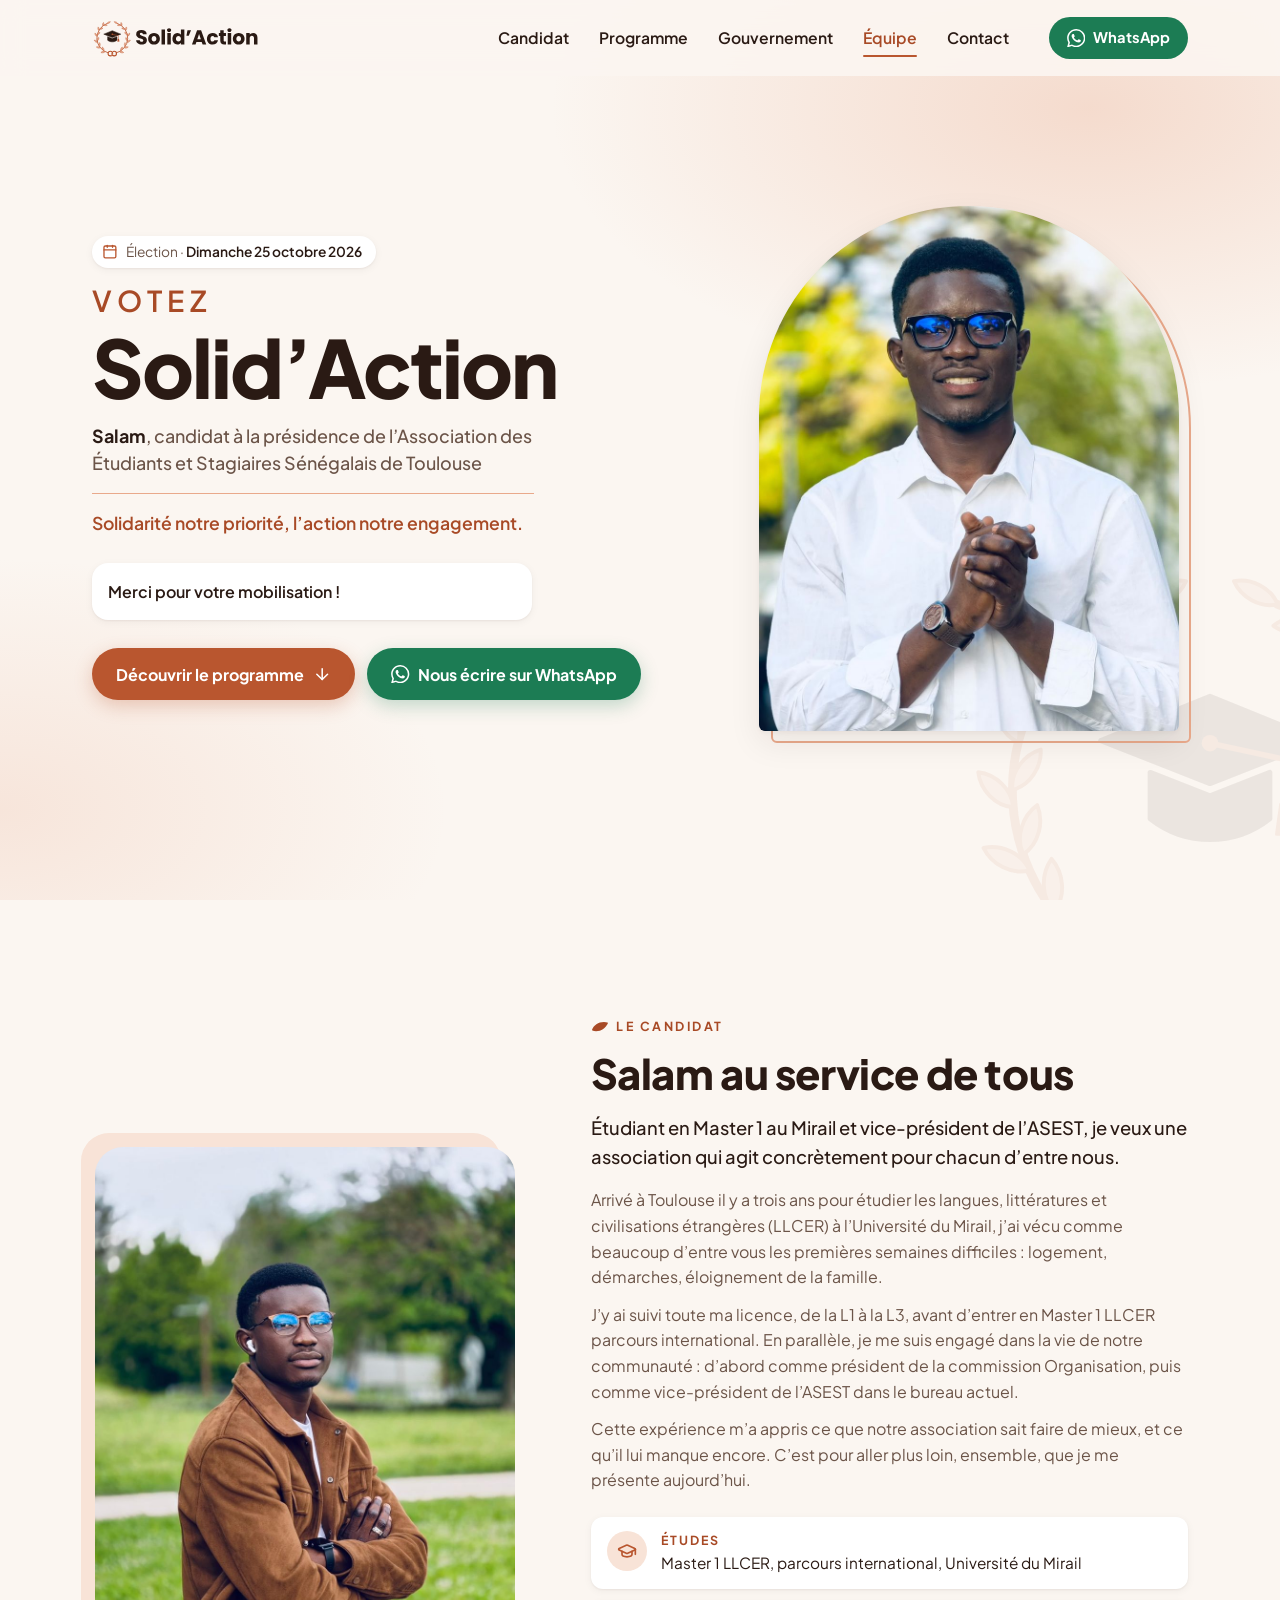
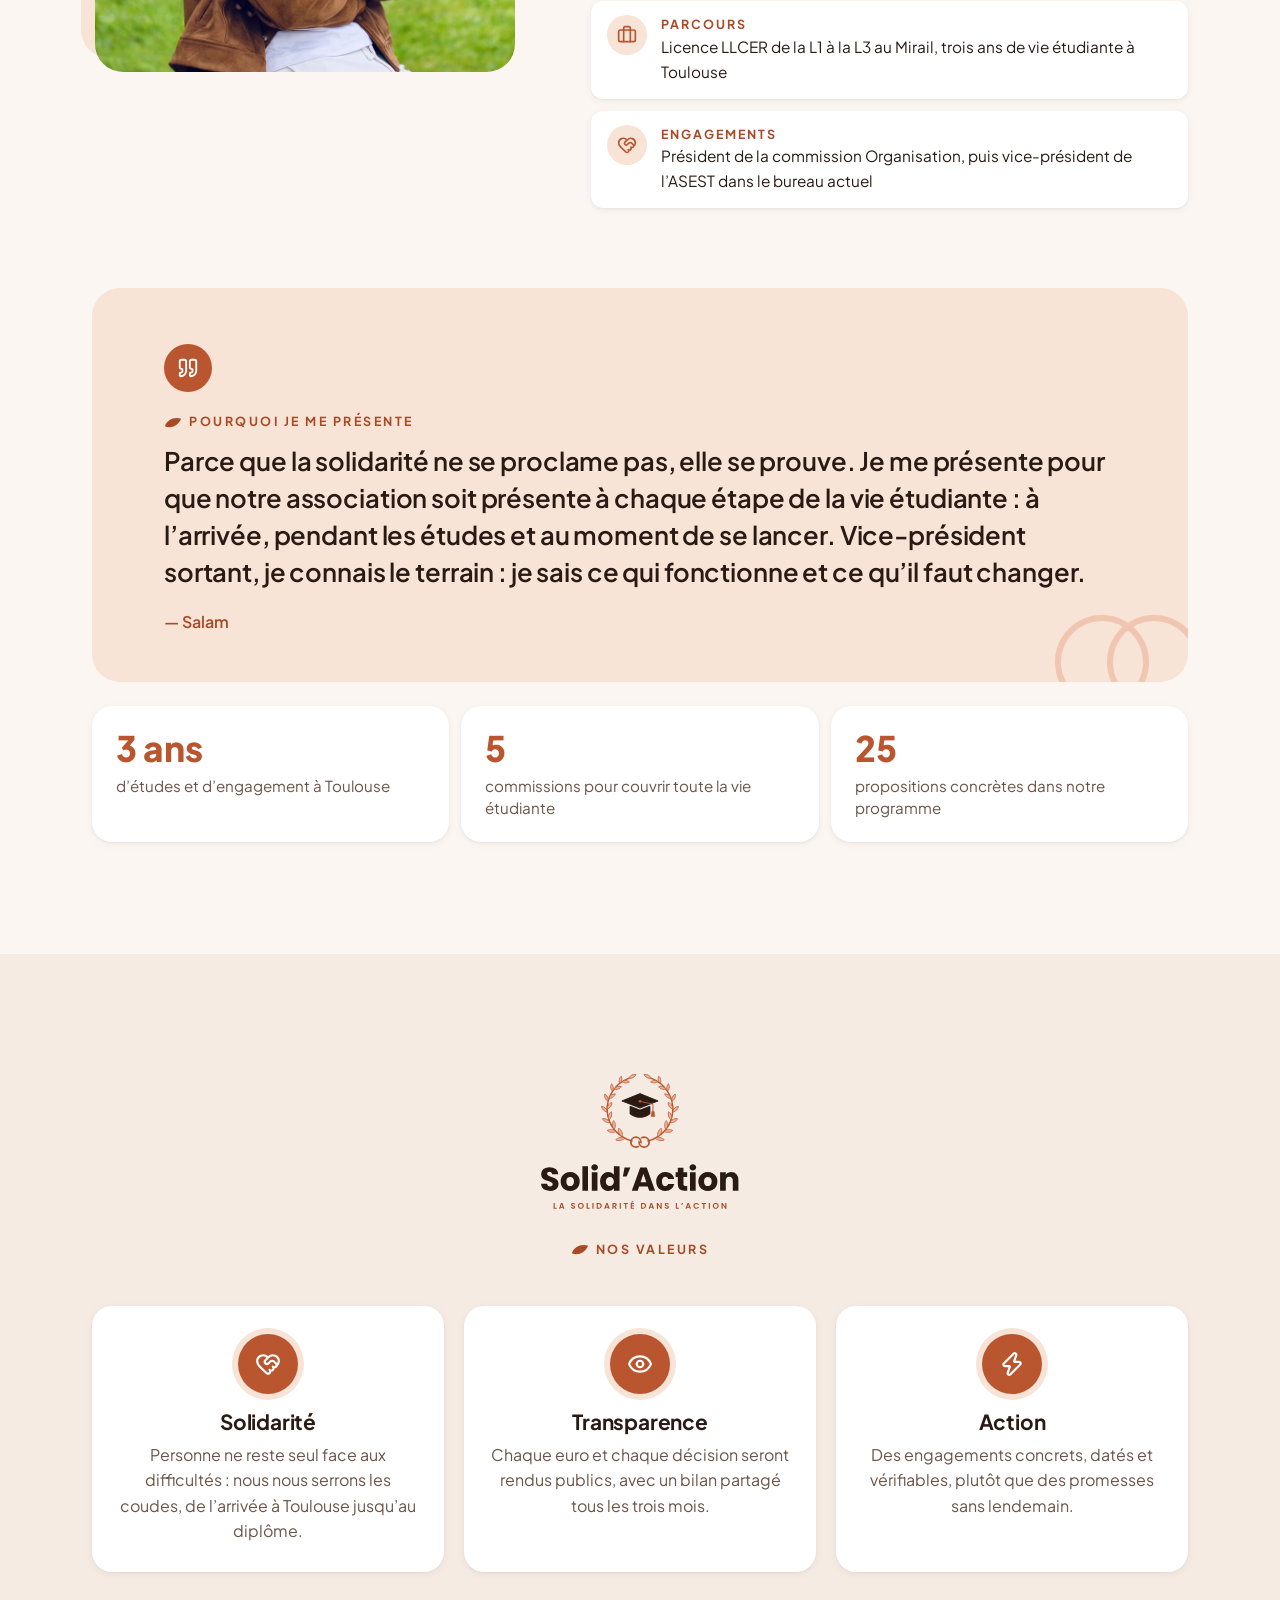
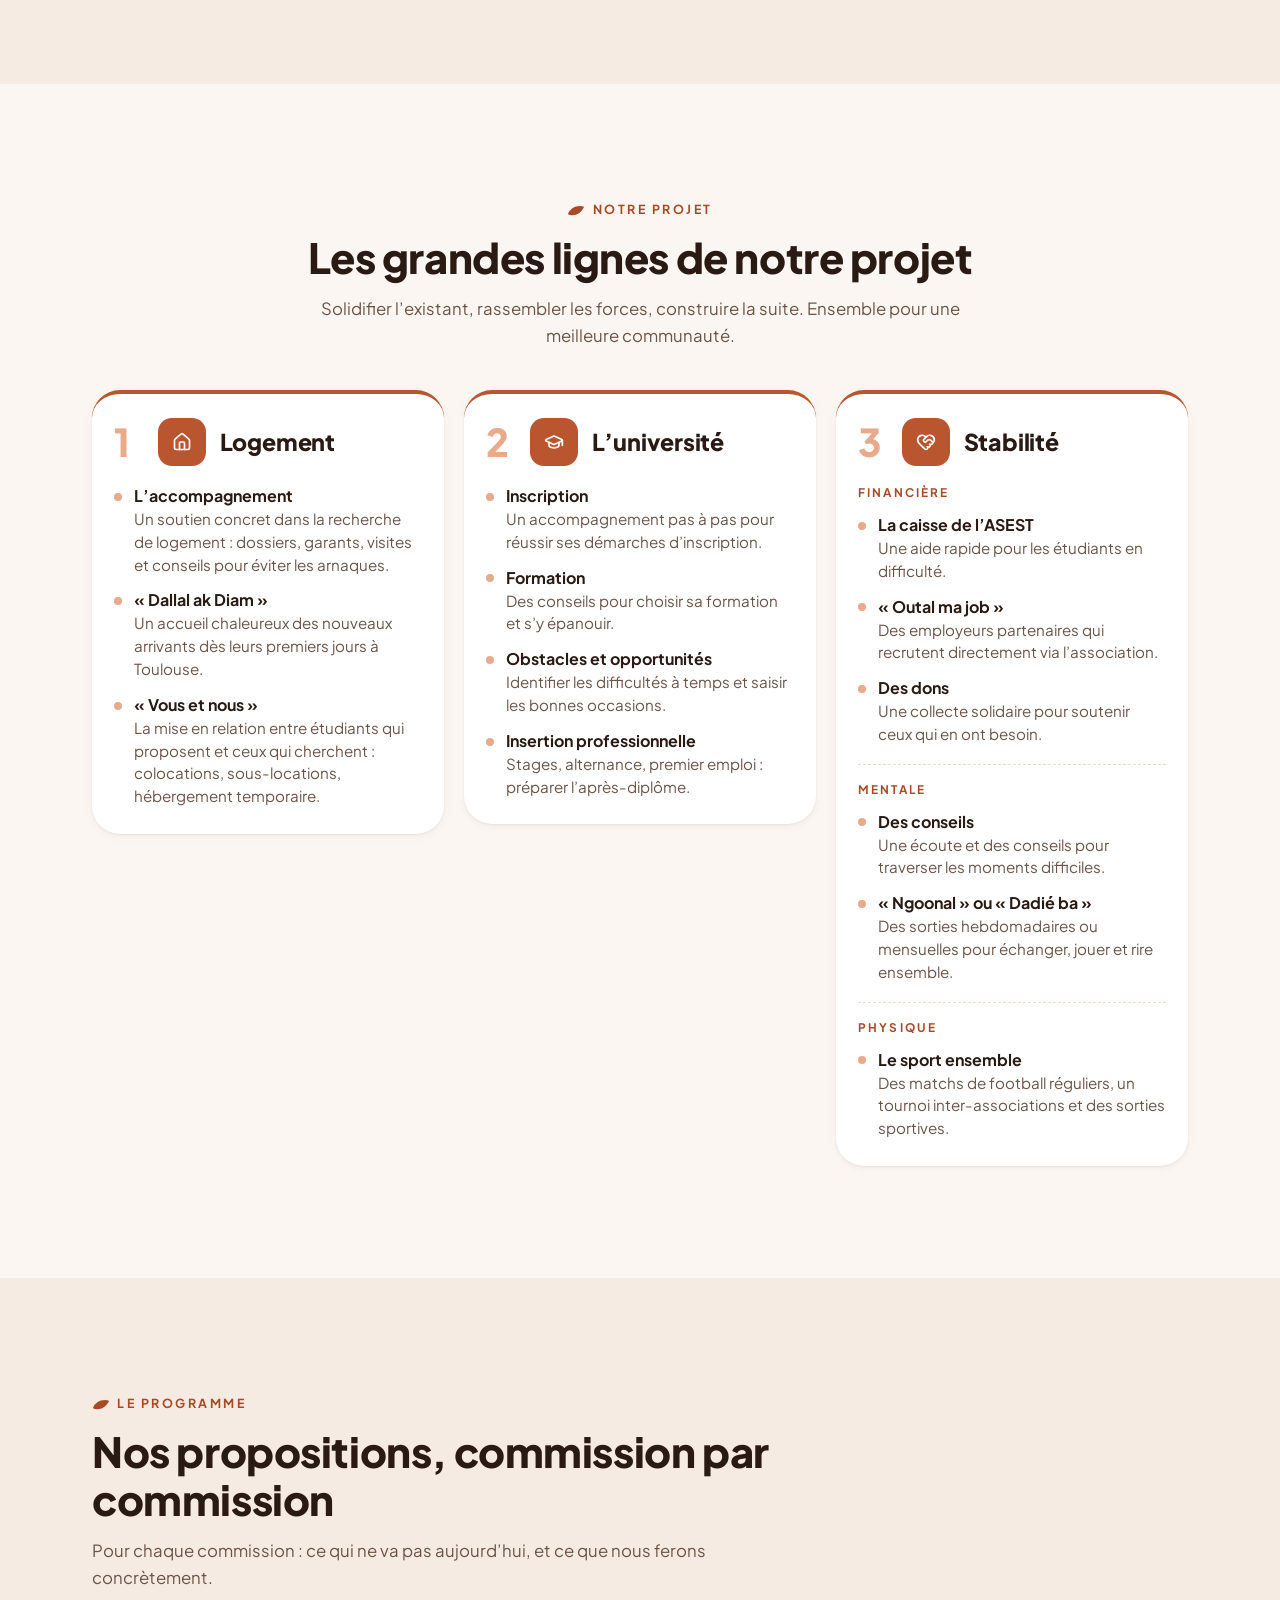
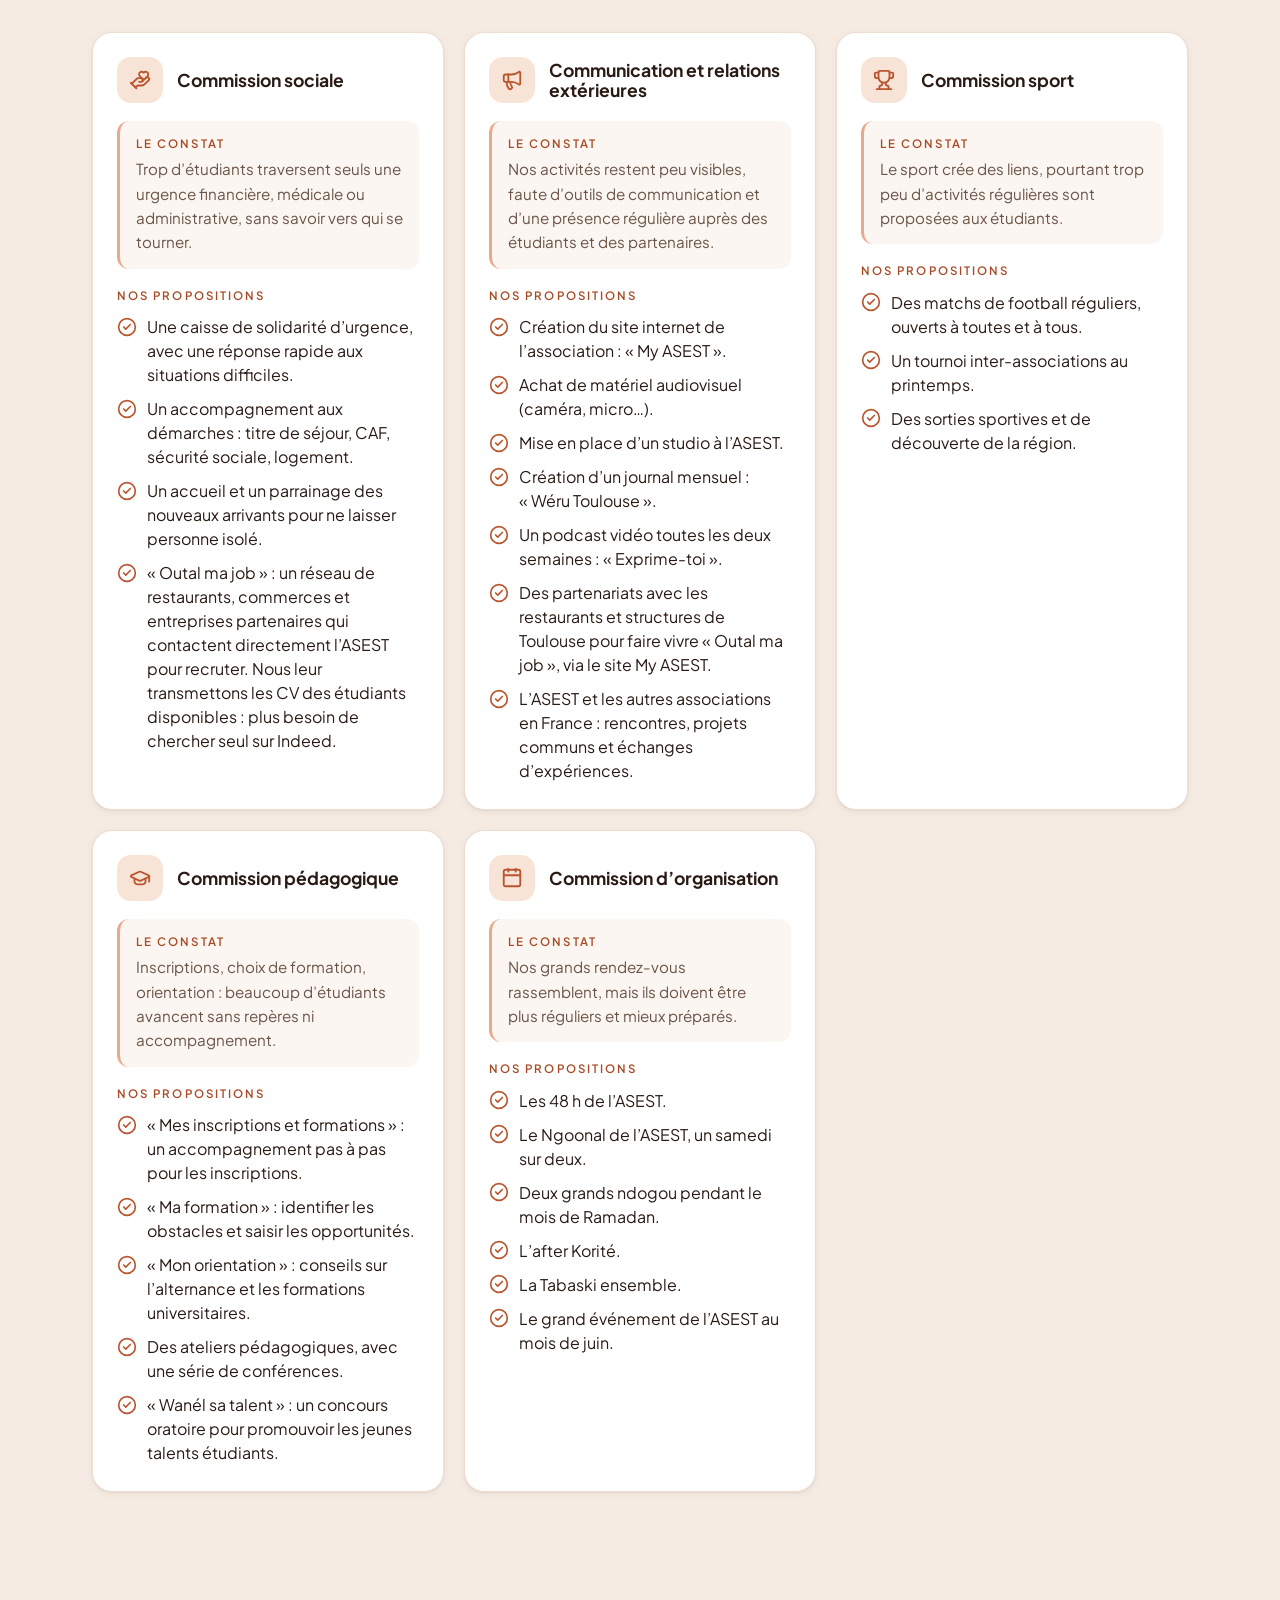
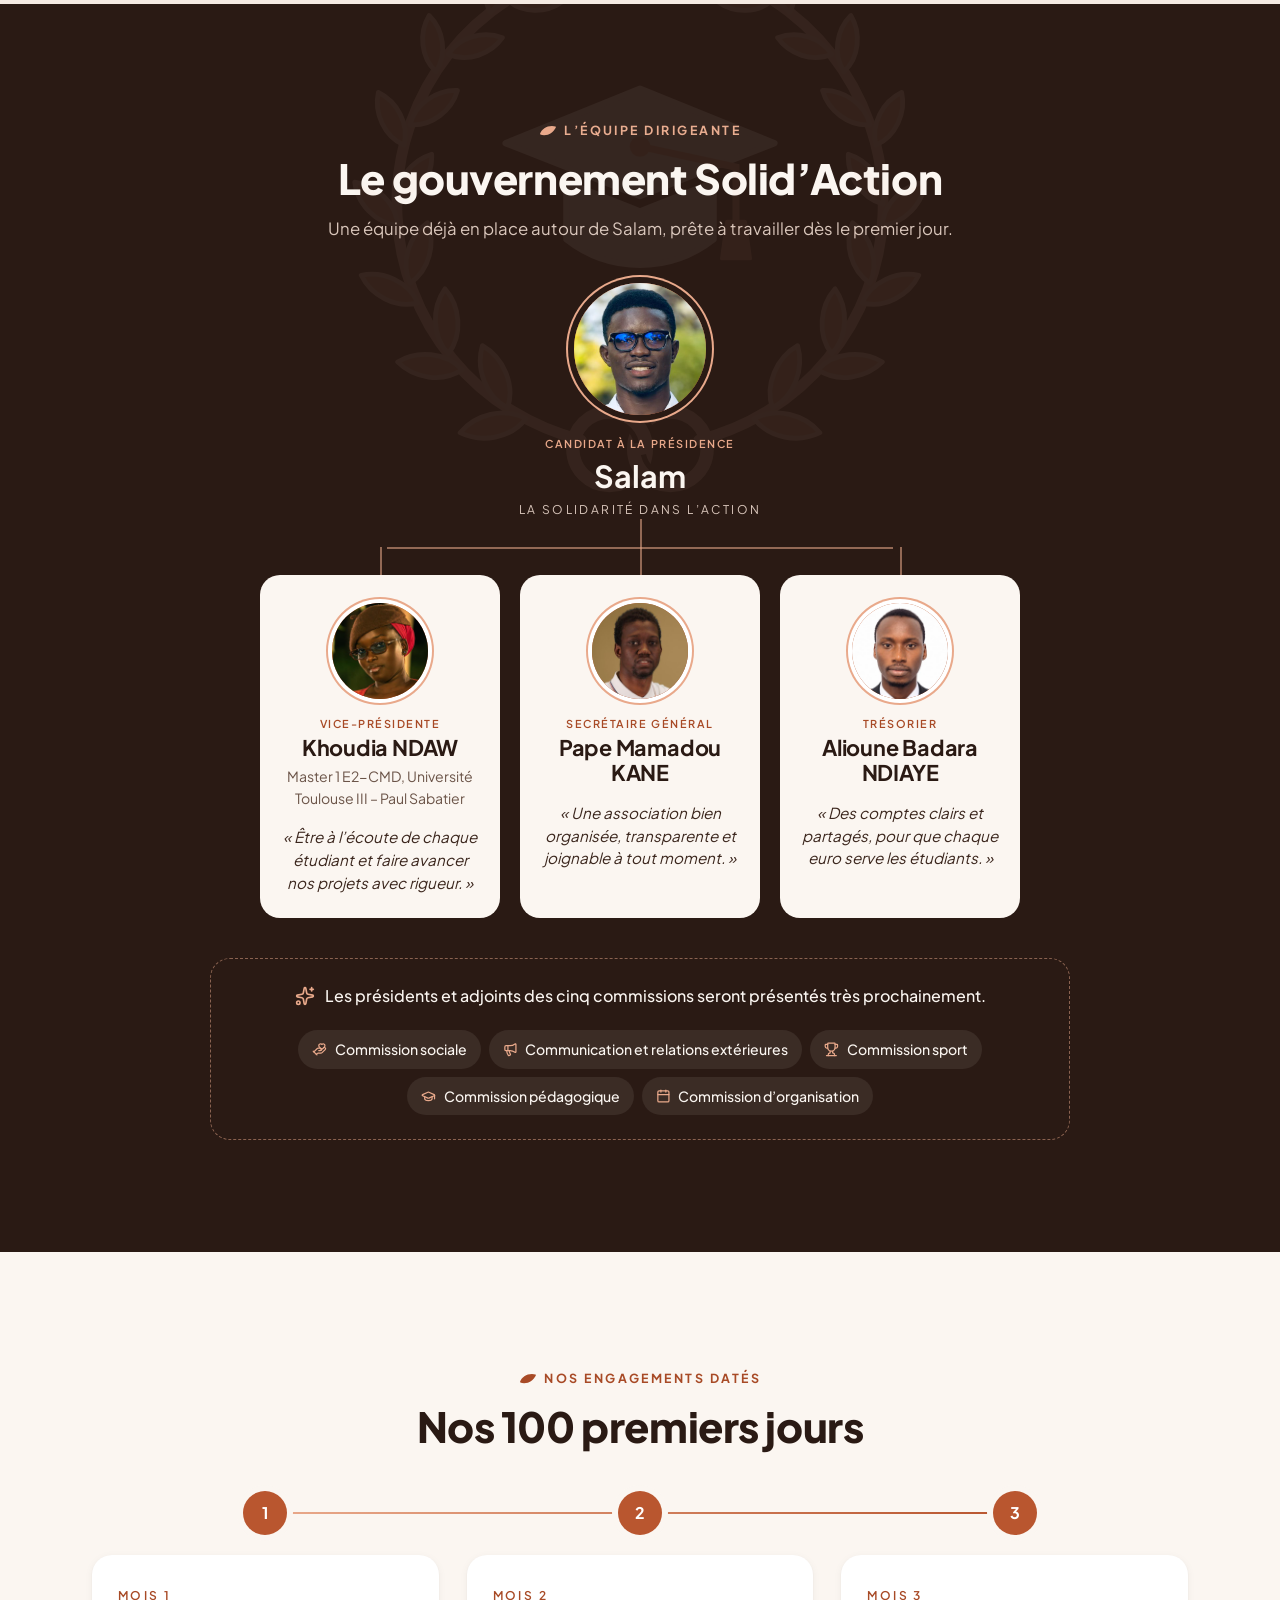
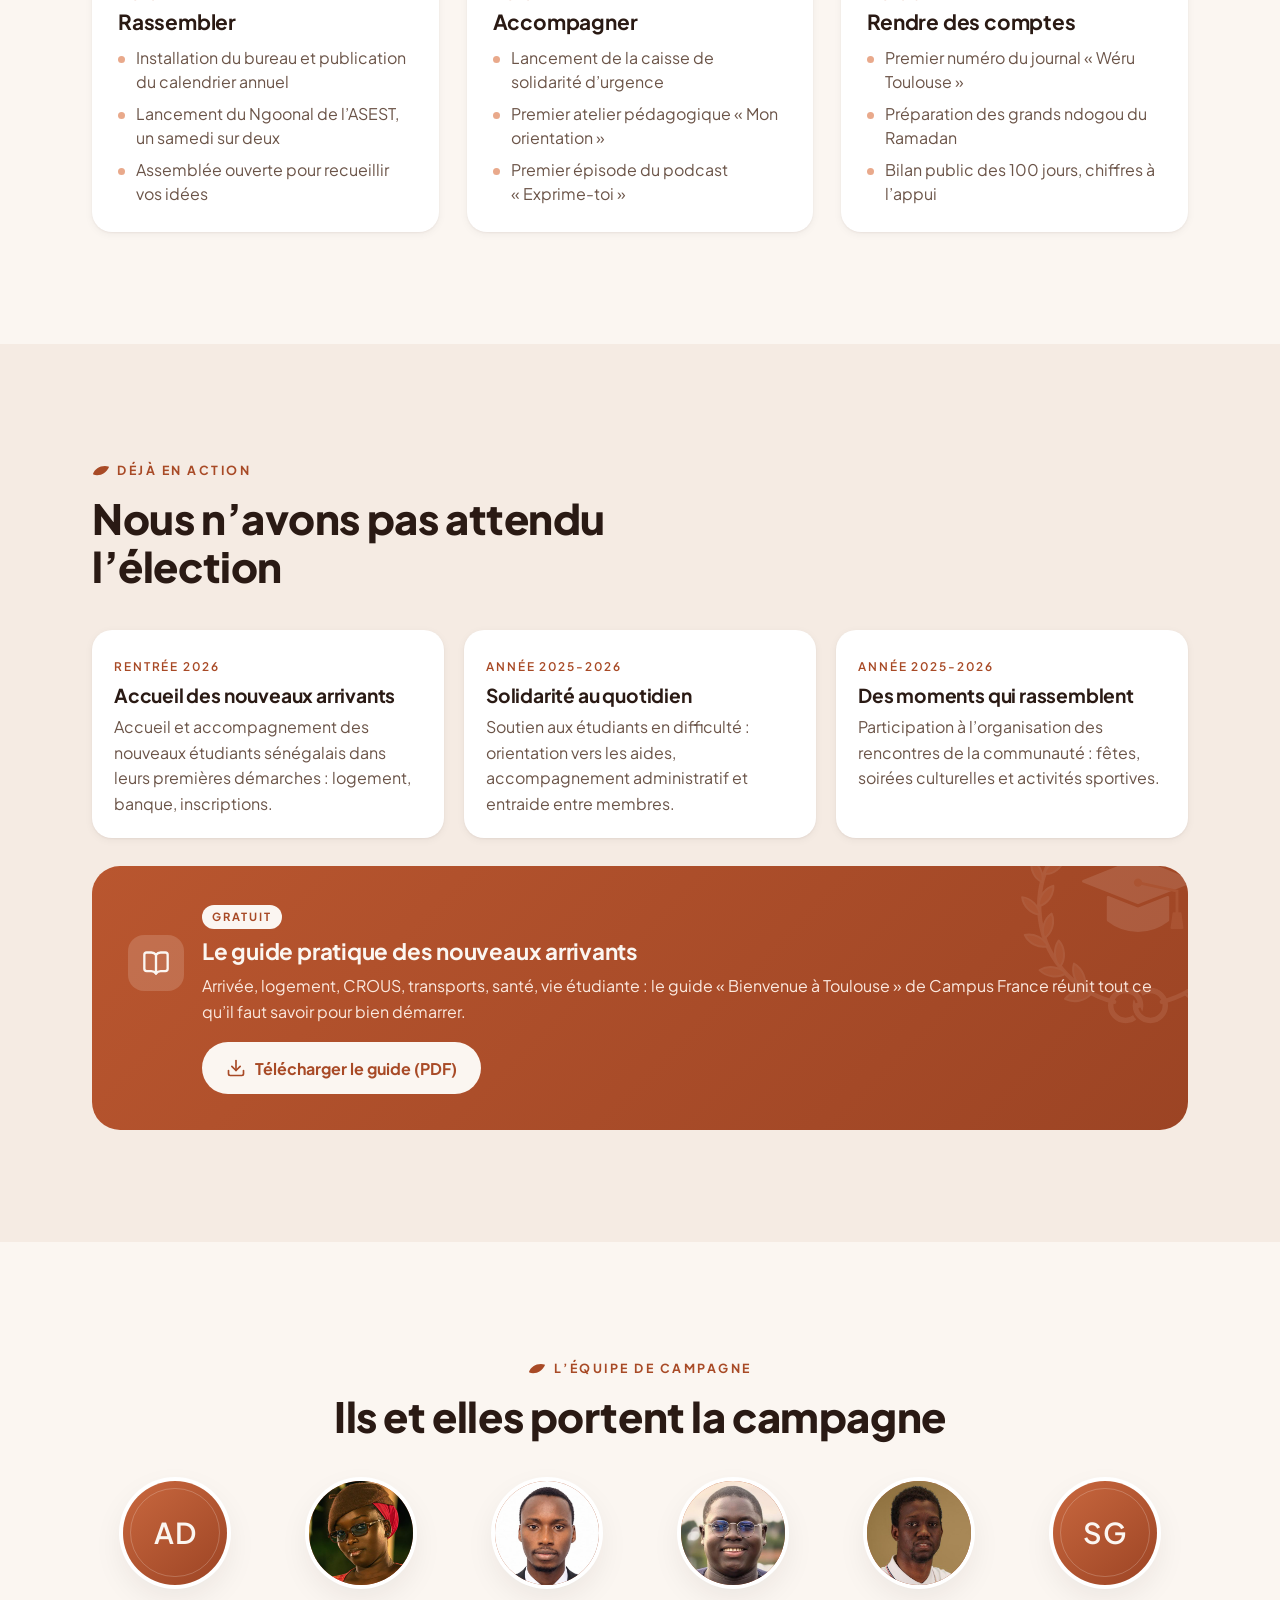
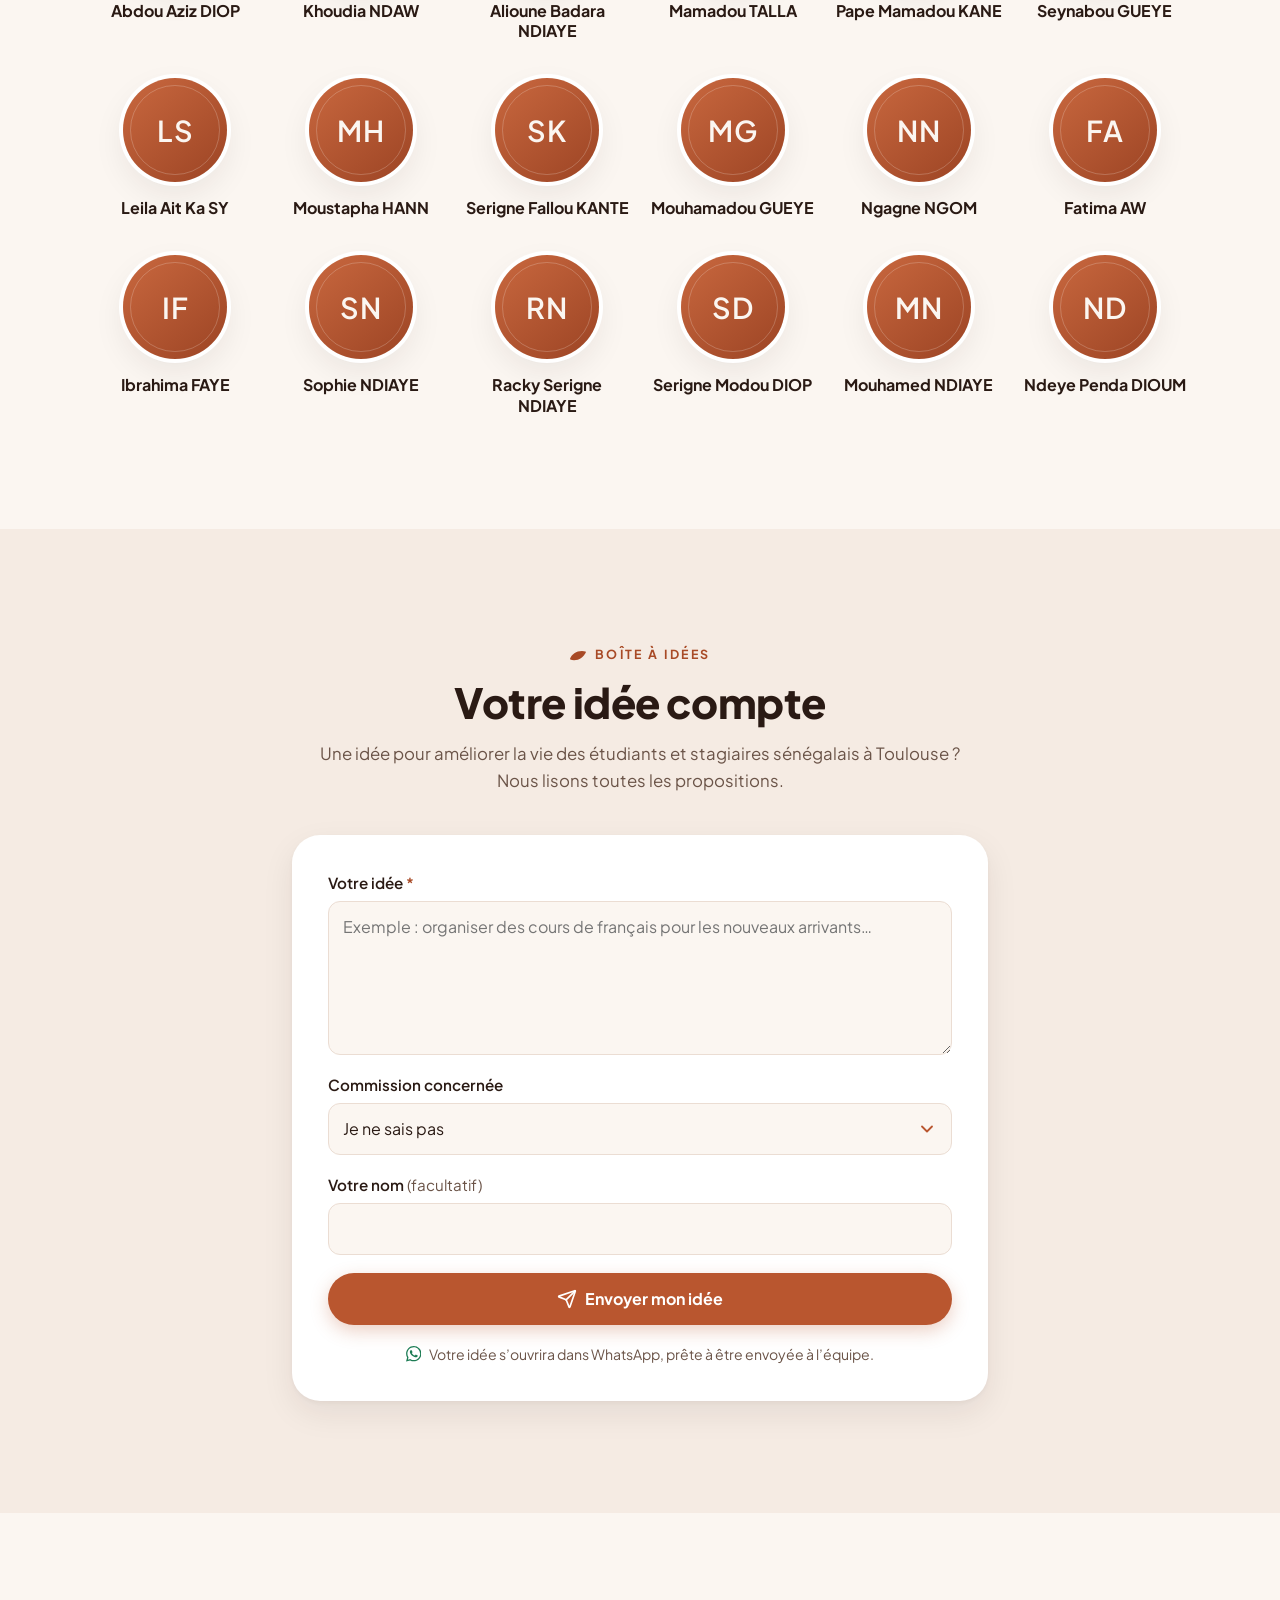
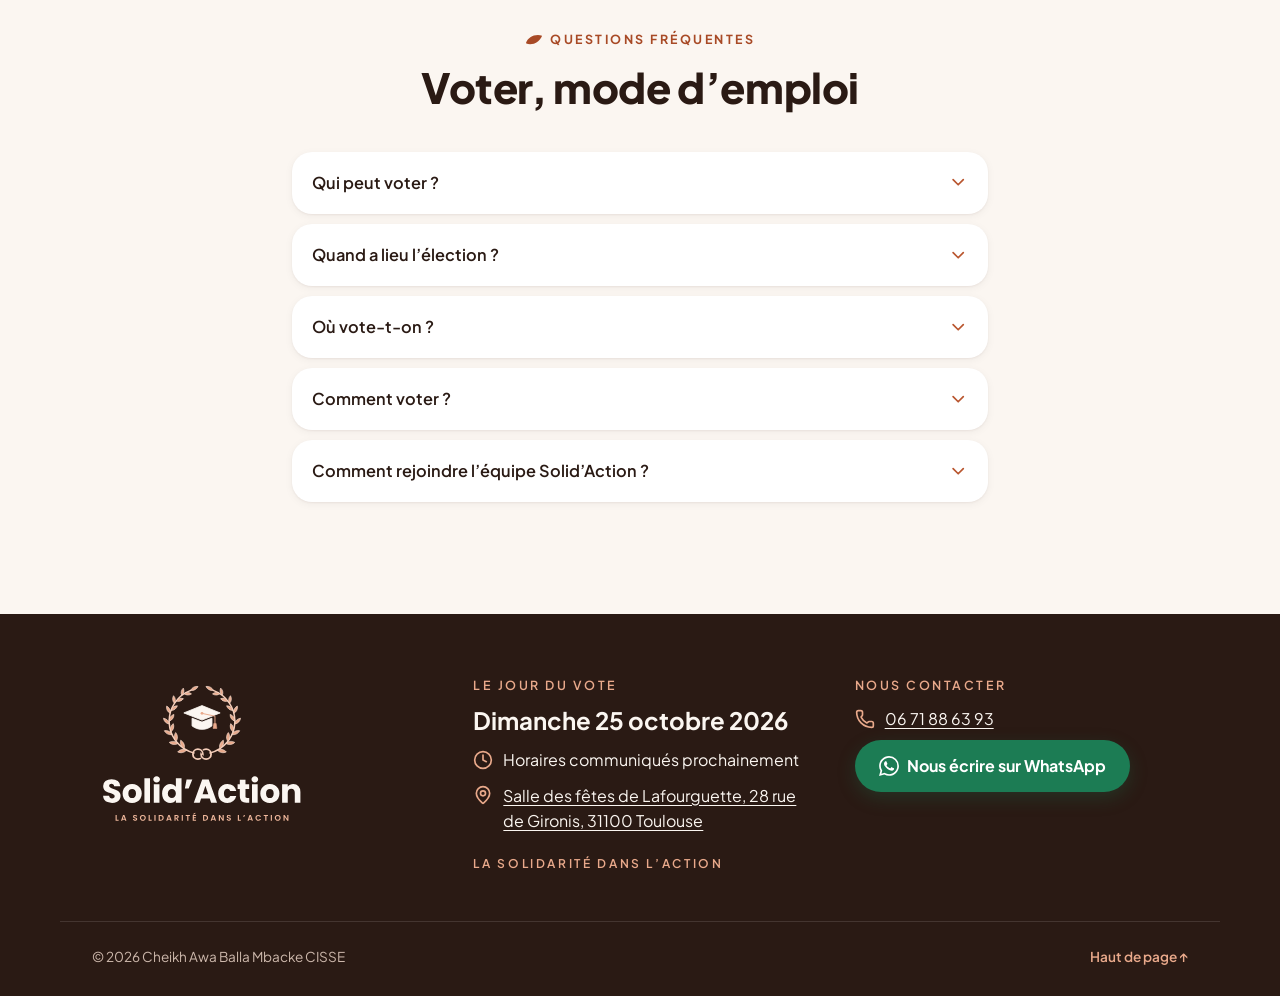
<file: index.html>
<!doctype html>
<html lang="fr">
<head>
  <meta charset="utf-8">
  <meta name="viewport" content="width=device-width, initial-scale=1, viewport-fit=cover">
  <title>Votez Solid’Action — Salam, candidat à la présidence de l’ASEST</title>
  <meta name="description" content="Salam et la liste Solid’Action, candidats à la présidence de l’Association des Étudiants et Stagiaires Sénégalais de Toulouse. Élection le dimanche 25 octobre 2026. La solidarité dans l’action.">
  <meta name="author" content="Cheikh Awa Balla Mbacke CISSE">
  <meta name="theme-color" content="#FBF6F1">

  <!-- Aperçu du lien sur WhatsApp, Facebook, etc.
       Adresse du site sur GitHub Pages. Si l'adresse change (nom de domaine personnalisé…),
       remplacez-la dans og:url et og:image. Voir README.md. -->
  <meta property="og:type" content="website">
  <meta property="og:locale" content="fr_FR">
  <meta property="og:site_name" content="Solid’Action">
  <meta property="og:title" content="Votez Solid’Action le 25 octobre — Salam, candidat à la présidence de l’ASEST">
  <meta property="og:description" content="Solidifier l’existant, rassembler les forces, construire la suite. Ensemble pour une meilleure communauté. Découvrez le programme et l’équipe de Salam.">
  <meta property="og:url" content="https://bambaxyz.github.io/Solid-Action/">
  <meta property="og:image" content="https://bambaxyz.github.io/Solid-Action/images/og-image.jpg?v=3">
  <meta property="og:image:width" content="1200">
  <meta property="og:image:height" content="630">
  <meta property="og:image:alt" content="Votez Solid’Action — Salam, candidat à la présidence de l’ASEST, élection le 25 octobre 2026">
  <meta name="twitter:card" content="summary_large_image">

  <link rel="icon" href="favicon.svg" type="image/svg+xml">
  <link rel="icon" href="images/logo/favicon-32.png" sizes="32x32" type="image/png">
  <link rel="apple-touch-icon" href="images/logo/apple-touch-icon.png">

  <link rel="preload" href="fonts/plus-jakarta-sans-latin-800-normal.woff2" as="font" type="font/woff2" crossorigin>
  <link rel="preload" href="fonts/plus-jakarta-sans-latin-400-normal.woff2" as="font" type="font/woff2" crossorigin>
  <link rel="stylesheet" href="css/style.css?v=202610162207">
  <!-- Le contenu est chargé tout de suite pour savoir si le site est ouvert ou en mode « Bientôt disponible » -->
  <!-- content.js est toujours rechargé à neuf : une modification du contenu est visible tout de suite -->
  <script>document.write('<script src="content.js?t=' + Date.now() + '"><\/script>');</script>
  <script>
    (function () {
      try {
        var a = SITE.acces || {};
        if (a.ouvert !== false) return;
        if (a.ouvertureAuto && Date.now() >= Date.parse(a.ouvertureAuto)) return;
        var cle = "solidaction-apercu", code = new URLSearchParams(location.search).get("apercu"), memo = null;
        try {
          if (code === "off") localStorage.removeItem(cle);
          else if (code) localStorage.setItem(cle, code);
          memo = localStorage.getItem(cle);
        } catch (e) {}
        if ((code || memo) === a.codeApercu) document.documentElement.classList.add("apercu");
        else document.documentElement.classList.add("verrou");
      } catch (e) {}
    })();
  </script>
</head>
<body>
  <!-- Page d'attente (mode « Bientôt disponible », voir content.js section 0) -->
  <div class="bientot" id="bientot"></div>

  <a class="skip-link" href="#contenu">Aller au contenu</a>

  <!-- 1. MENU -->
  <header class="site-header" id="haut">
    <div class="container header-inner">
      <a class="brand" href="#accueil" aria-label="Solid’Action, retour à l’accueil">
        <img src="images/logo/logo-menu.svg" alt="Solid’Action" width="178" height="40">
      </a>
      <button class="burger" type="button" aria-expanded="false" aria-controls="menu" aria-label="Ouvrir le menu">
        <span></span><span></span><span></span>
      </button>
      <nav class="nav" id="menu" aria-label="Navigation principale">
        <ul>
          <li><a href="#candidat">Candidat</a></li>
          <li><a href="#axes">Programme</a></li>
          <li><a href="#gouvernement">Gouvernement</a></li>
          <li><a href="#equipe">Équipe</a></li>
          <li><a href="#contact">Contact</a></li>
        </ul>
        <a class="btn btn-primary btn-sm nav-cta" data-whatsapp href="#contact"><span data-icon="whatsapp"></span>WhatsApp</a>
      </nav>
    </div>
  </header>

  <main id="contenu">
    <noscript><p class="noscript">Activez JavaScript pour afficher le contenu du site Solid’Action.</p></noscript>

    <!-- 2. ACCUEIL -->
    <section class="hero" id="accueil" aria-labelledby="hero-titre">
      <div class="container hero-grid">
        <div class="hero-photo" data-hero-photo></div>
        <div class="hero-text">
          <p class="hero-badge" data-election-badge></p>
          <h1 id="hero-titre" class="hero-name" data-candidat-nom></h1>
          <p class="hero-role" data-candidat-fonction></p>
          <p class="hero-devise" data-slogan></p>
          <div class="countdown" data-countdown aria-live="off"></div>
          <div class="hero-actions">
            <a class="btn btn-primary" href="#axes">Découvrir le programme<span data-icon="bas"></span></a>
            <a class="btn btn-whatsapp" data-whatsapp href="#contact"><span data-icon="whatsapp"></span>Nous écrire sur WhatsApp</a>
          </div>
        </div>
      </div>
    </section>

    <!-- 3. LE CANDIDAT -->
    <section class="section" id="candidat" aria-labelledby="candidat-titre">
      <div class="container">
        <div class="candidat-grid">
          <div class="candidat-photo reveal" data-candidat-portrait></div>
          <div class="candidat-text reveal">
            <p class="eyebrow">Le candidat</p>
            <h2 id="candidat-titre" class="section-title" data-candidat-titre></h2>
            <p class="lead" data-candidat-accroche></p>
            <div class="bio" data-candidat-bio></div>
            <ul class="parcours" data-candidat-parcours></ul>
          </div>
        </div>
        <figure class="quote reveal" data-candidat-citation></figure>
        <ul class="stats" data-candidat-chiffres></ul>
      </div>
    </section>

    <!-- 4. NOS VALEURS -->
    <section class="section section-soft" id="valeurs" aria-labelledby="valeurs-titre">
      <div class="container">
        <div class="section-head center reveal">
          <img class="valeurs-logo" src="images/logo/logo-complet.svg" alt="Solid’Action — La solidarité dans l’action" width="280" height="190" loading="lazy">
          <h2 id="valeurs-titre" class="visually-hidden">Nos valeurs</h2>
          <p class="eyebrow">Nos valeurs</p>
        </div>
        <ul class="valeurs" data-valeurs></ul>
      </div>
    </section>

    <!-- 5. LES GRANDES LIGNES DU PROJET -->
    <section class="section" id="axes" aria-labelledby="axes-titre">
      <div class="container">
        <div class="section-head center reveal">
          <p class="eyebrow">Notre projet</p>
          <h2 id="axes-titre" class="section-title">Les grandes lignes de notre projet</h2>
          <p class="section-intro" data-axes-intro></p>
        </div>
        <div class="axes" data-axes></div>
      </div>
    </section>

    <!-- 6. LE PROGRAMME PAR COMMISSION -->
    <section class="section section-soft" id="programme" aria-labelledby="programme-titre">
      <div class="container">
        <div class="section-head reveal">
          <p class="eyebrow">Le programme</p>
          <h2 id="programme-titre" class="section-title">Nos propositions, commission par commission</h2>
          <p class="section-intro">Pour chaque commission : ce qui ne va pas aujourd’hui, et ce que nous ferons concrètement.</p>
        </div>
        <div class="commissions" data-commissions></div>
      </div>
    </section>

    <!-- 6. LE GOUVERNEMENT -->
    <section class="section section-dark" id="gouvernement" aria-labelledby="gouvernement-titre">
      <div class="container">
        <div class="section-head center reveal">
          <p class="eyebrow">L’équipe dirigeante</p>
          <h2 id="gouvernement-titre" class="section-title">Le gouvernement Solid’Action</h2>
          <p class="section-intro" data-gouvernement-intro></p>
        </div>
        <div class="organigramme" data-gouvernement></div>
      </div>
    </section>

    <!-- 7. NOS 100 PREMIERS JOURS -->
    <section class="section" id="cent-jours" aria-labelledby="cent-jours-titre">
      <div class="container">
        <div class="section-head center reveal">
          <p class="eyebrow">Nos engagements datés</p>
          <h2 id="cent-jours-titre" class="section-title">Nos 100 premiers jours</h2>
        </div>
        <ol class="timeline" data-cent-jours></ol>
      </div>
    </section>

    <!-- 8. DÉJÀ EN ACTION -->
    <section class="section section-soft" id="realisations" aria-labelledby="realisations-titre">
      <div class="container">
        <div class="section-head reveal">
          <p class="eyebrow">Déjà en action</p>
          <h2 id="realisations-titre" class="section-title">Nous n’avons pas attendu l’élection</h2>
        </div>
        <ul class="realisations" data-realisations></ul>
        <div class="guide reveal" data-guide></div>
      </div>
    </section>

    <!-- 9. L'ÉQUIPE DE CAMPAGNE -->
    <section class="section" id="equipe" aria-labelledby="equipe-titre">
      <div class="container">
        <div class="section-head center reveal">
          <p class="eyebrow">L’équipe de campagne</p>
          <h2 id="equipe-titre" class="section-title">Ils et elles portent la campagne</h2>
        </div>
        <ul class="equipe" data-equipe></ul>
      </div>
    </section>

    <!-- 10. LA VIDÉO -->
    <section class="section section-soft" id="video" aria-labelledby="video-titre">
      <div class="container video-grid">
        <div class="video-text reveal">
          <p class="eyebrow">La vidéo</p>
          <h2 id="video-titre" class="section-title" data-video-titre></h2>
          <p class="section-intro" data-video-texte></p>
        </div>
        <div class="video-frame reveal" data-video></div>
      </div>
    </section>

    <!-- 11. BOÎTE À IDÉES (envoi par WhatsApp, ou par Formspree si configuré dans content.js) -->
    <section class="section" id="idees" aria-labelledby="idees-titre">
      <div class="container narrow">
        <div class="section-head center reveal">
          <p class="eyebrow">Boîte à idées</p>
          <h2 id="idees-titre" class="section-title">Votre idée compte</h2>
          <p class="section-intro" data-idees-intro></p>
        </div>
        <form class="form reveal" name="boite-a-idees" method="POST" data-idees-form>
          <p class="visually-hidden"><label>Ne pas remplir : <input name="_gotcha" tabindex="-1" autocomplete="off"></label></p>
          <div class="field">
            <label for="idee">Votre idée <span class="req" aria-hidden="true">*</span></label>
            <textarea id="idee" name="idee" rows="5" required maxlength="2000" placeholder="Exemple : organiser des cours de français pour les nouveaux arrivants…"></textarea>
          </div>
          <div class="field">
            <label for="commission">Commission concernée</label>
            <select id="commission" name="commission" data-commission-select>
              <option value="Je ne sais pas">Je ne sais pas</option>
            </select>
          </div>
          <div class="field">
            <label for="nom">Votre nom <span class="optional">(facultatif)</span></label>
            <input id="nom" name="nom" type="text" autocomplete="name" maxlength="120">
          </div>
          <button class="btn btn-primary btn-block" type="submit"><span data-icon="envoyer"></span>Envoyer mon idée</button>
          <p class="form-note" data-form-note></p>
          <p class="form-status" role="status" aria-live="polite" data-form-status></p>
        </form>
      </div>
    </section>

    <!-- 12. QUESTIONS FRÉQUENTES -->
    <section class="section section-soft" id="faq" aria-labelledby="faq-titre">
      <div class="container narrow">
        <div class="section-head center reveal">
          <p class="eyebrow">Questions fréquentes</p>
          <h2 id="faq-titre" class="section-title">Voter, mode d’emploi</h2>
        </div>
        <div class="faq" data-faq></div>
      </div>
    </section>
  </main>

  <!-- 13. PIED DE PAGE -->
  <footer class="site-footer" id="contact">
    <div class="container footer-grid">
      <div class="footer-brand">
        <img src="images/logo/logo-complet-clair.svg" alt="Solid’Action — La solidarité dans l’action" width="240" height="163" loading="lazy">
      </div>
      <div class="footer-vote" data-footer-vote></div>
      <div class="footer-contact">
        <h2 class="footer-title">Nous contacter</h2>
        <ul class="footer-list" data-footer-contact></ul>
        <ul class="socials" data-socials></ul>
        <a class="btn btn-whatsapp" data-whatsapp href="#contact"><span data-icon="whatsapp"></span>Nous écrire sur WhatsApp</a>
      </div>
    </div>
    <div class="container footer-bottom">
      <p data-footer-bottom></p>
      <a href="#haut" class="to-top">Haut de page ↑</a>
    </div>
  </footer>

  <a class="wa-float" data-whatsapp href="#contact" aria-label="Nous écrire sur WhatsApp"><span data-icon="whatsapp"></span></a>

  <script src="js/icones.js?v=202610162207"></script>
  <script src="js/main.js?v=202610162207"></script>
</body>
</html>
</file>
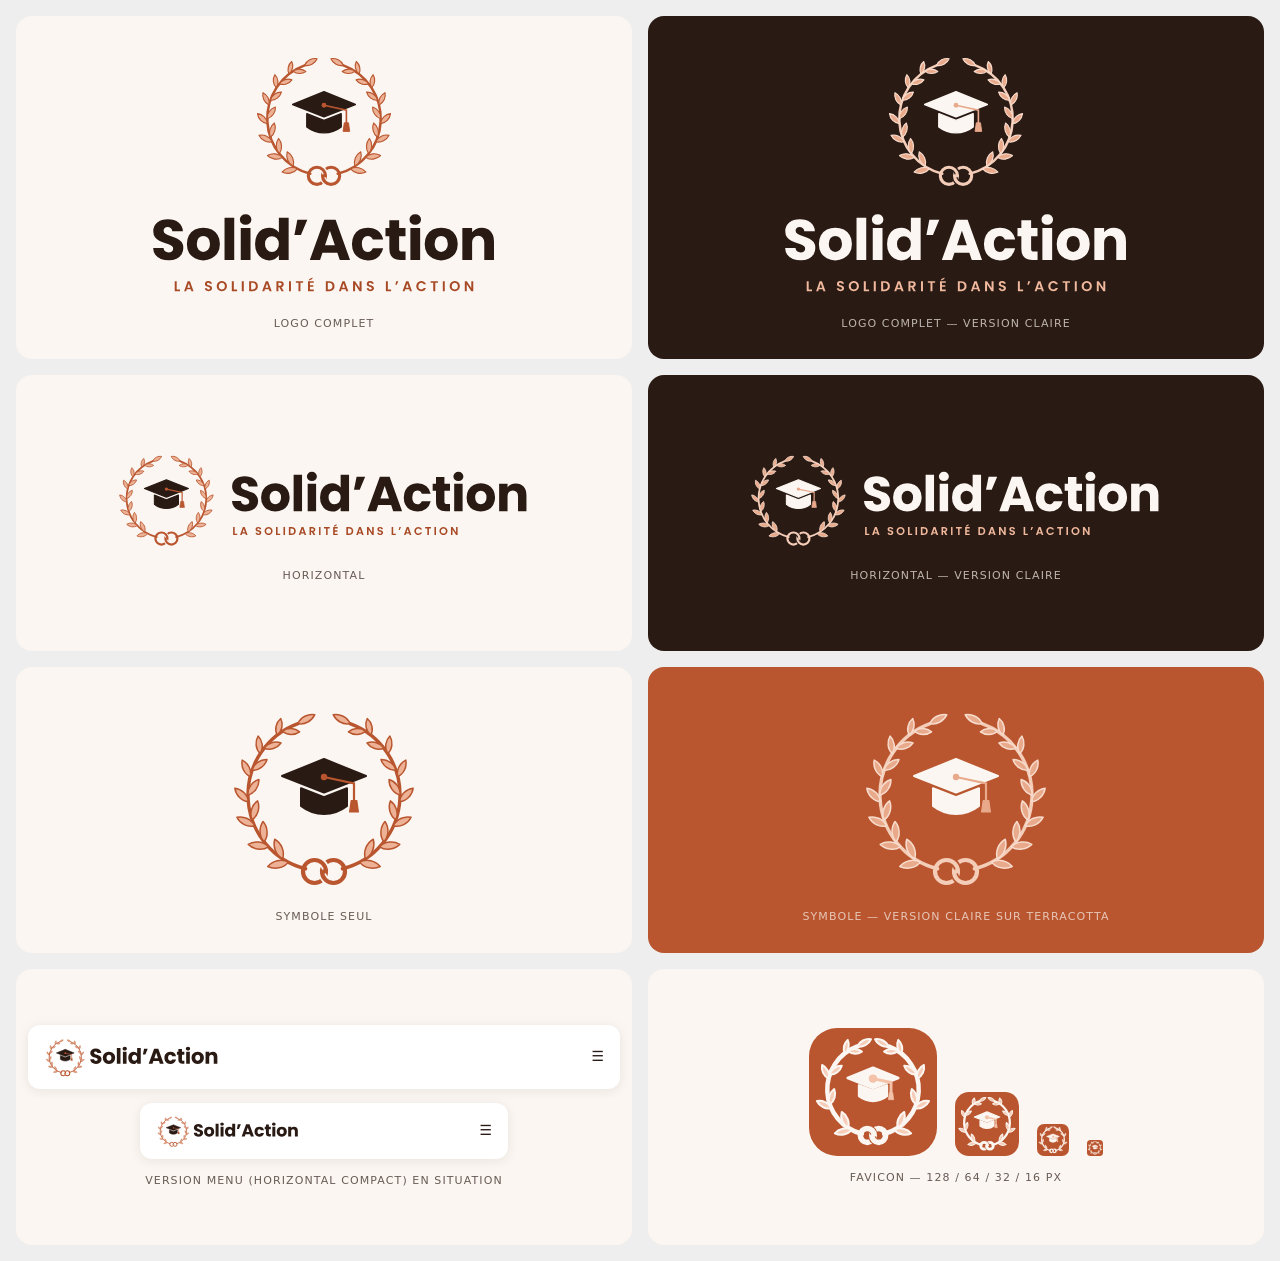
<file: outils/apercu-logos.html>
<!doctype html><html lang="fr"><meta charset="utf-8"><title>Logos Solid'Action</title>
<style>
body{margin:0;font:14px/1.4 system-ui,sans-serif;background:#eee;color:#2A1A14}
.g{display:grid;grid-template-columns:1fr 1fr;gap:16px;padding:16px}
.c{border-radius:16px;padding:28px;display:flex;flex-direction:column;align-items:center;justify-content:center;gap:14px;min-height:220px}
.l{background:#FBF6F1}.d{background:#2A1A14;color:#FBF6F1}.t{background:#B9562F;color:#FBF6F1}
.c small{opacity:.7;letter-spacing:.1em;text-transform:uppercase;font-size:11px}
.fav{display:flex;gap:18px;align-items:end}
.menu{width:100%;background:#fff;border-radius:12px;padding:10px 16px;box-shadow:0 2px 12px rgba(42,26,20,.08);display:flex;align-items:center;justify-content:space-between}
</style>
<div class="g">
<div class="c l"><img src="../images/logo/logo-complet.svg" width="380"><small>Logo complet</small></div>
<div class="c d"><img src="../images/logo/logo-complet-clair.svg" width="380"><small>Logo complet — version claire</small></div>
<div class="c l"><img src="../images/logo/logo-horizontal.svg" width="420"><small>Horizontal</small></div>
<div class="c d"><img src="../images/logo/logo-horizontal-clair.svg" width="420"><small>Horizontal — version claire</small></div>
<div class="c l"><img src="../images/logo/logo-symbole.svg" width="200"><small>Symbole seul</small></div>
<div class="c t"><img src="../images/logo/logo-symbole-clair.svg" width="200"><small>Symbole — version claire sur terracotta</small></div>
<div class="c l"><div class="menu"><img src="../images/logo/logo-menu.svg" height="44"><span>☰</span></div><div class="menu" style="width:60%"><img src="../images/logo/logo-menu.svg" height="36"><span>☰</span></div><small>Version menu (horizontal compact) en situation</small></div>
<div class="c l"><div class="fav"><img src="../favicon.svg" width="128"><img src="../favicon.svg" width="64"><img src="../favicon.svg" width="32"><img src="../favicon.svg" width="16"></div><small>Favicon — 128 / 64 / 32 / 16 px</small></div>
</div></html>
</file>
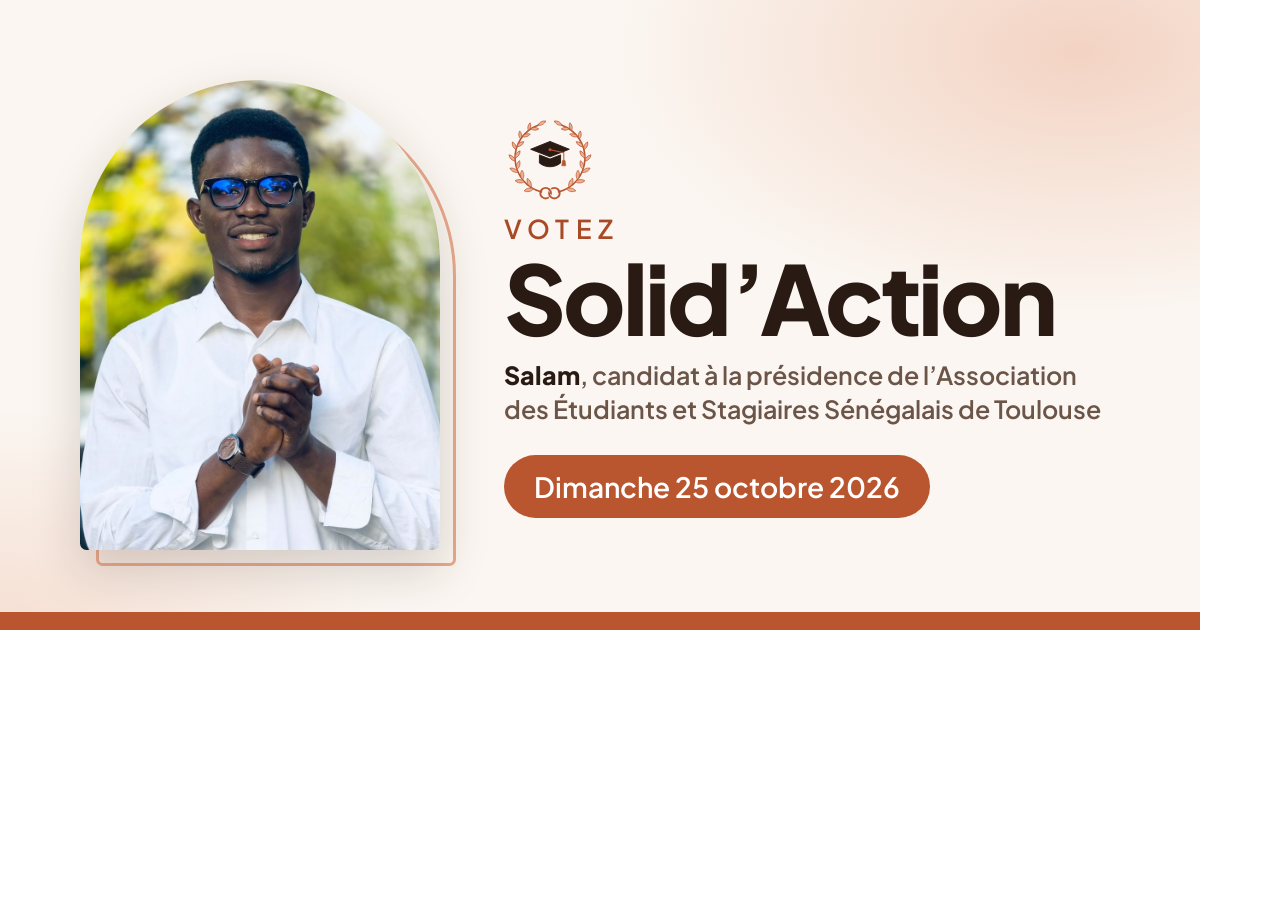
<file: outils/og-image.html>
<!doctype html><html lang="fr"><meta charset="utf-8">
<!-- Modèle de l'image d'aperçu WhatsApp (1200x630). Voir README pour la regénérer. -->
<style>
@font-face{font-family:P;font-weight:700;src:url(../fonts/plus-jakarta-sans-latin-800-normal.woff2)}
@font-face{font-family:P;font-weight:600;src:url(../fonts/plus-jakarta-sans-latin-600-normal.woff2)}
html,body{margin:0}
.og{width:1200px;height:630px;box-sizing:border-box;display:flex;align-items:center;gap:64px;padding:0 70px 0 80px;position:relative;overflow:hidden;font-family:P,sans-serif;color:#2A1A14;
background:radial-gradient(ellipse 55% 60% at 90% 8%,rgba(233,169,139,.45),transparent 70%),radial-gradient(ellipse 45% 50% at 0% 100%,rgba(233,169,139,.3),transparent 70%),#FBF6F1}
.og::after{content:"";position:absolute;inset:auto 0 0;height:18px;background:#B9562F}
.photo{position:relative;width:360px;height:470px;flex-shrink:0}
.photo::before{content:"";position:absolute;inset:0;transform:translate(16px,16px);border:3px solid #E9A98B;border-radius:999px 999px 36px 36px}
.photo img{position:relative;width:100%;height:100%;object-fit:cover;object-position:50% 10%;border-radius:999px 999px 36px 36px;box-shadow:0 20px 50px rgba(42,26,20,.18)}
.sym{width:92px;display:block;margin-bottom:8px}
.k{font-weight:600;font-size:26px;letter-spacing:.24em;text-transform:uppercase;color:#A84A26}
h1{margin:4px 0 14px;font-size:96px;line-height:1;letter-spacing:-.03em;white-space:nowrap}
.r{font-weight:600;font-size:25px;line-height:1.35;color:#6B5448;max-width:600px}
.r b{color:#2A1A14}
.d{display:inline-flex;margin-top:28px;background:#B9562F;color:#fff;font-weight:600;font-size:28px;padding:14px 30px;border-radius:999px;white-space:nowrap}
</style>
<div class="og">
  <div class="photo"><img src="../images/candidat/candidat-accueil.jpg" alt=""></div>
  <div>
    <img class="sym" src="../images/logo/logo-symbole.svg" alt="">
    <div class="k">Votez</div>
    <h1>Solid’Action</h1>
    <div class="r"><b>Salam</b>, candidat à la présidence de l’Association des Étudiants et Stagiaires Sénégalais de Toulouse</div>
    <div class="d">Dimanche 25 octobre 2026</div>
  </div>
</div></html>
</file>
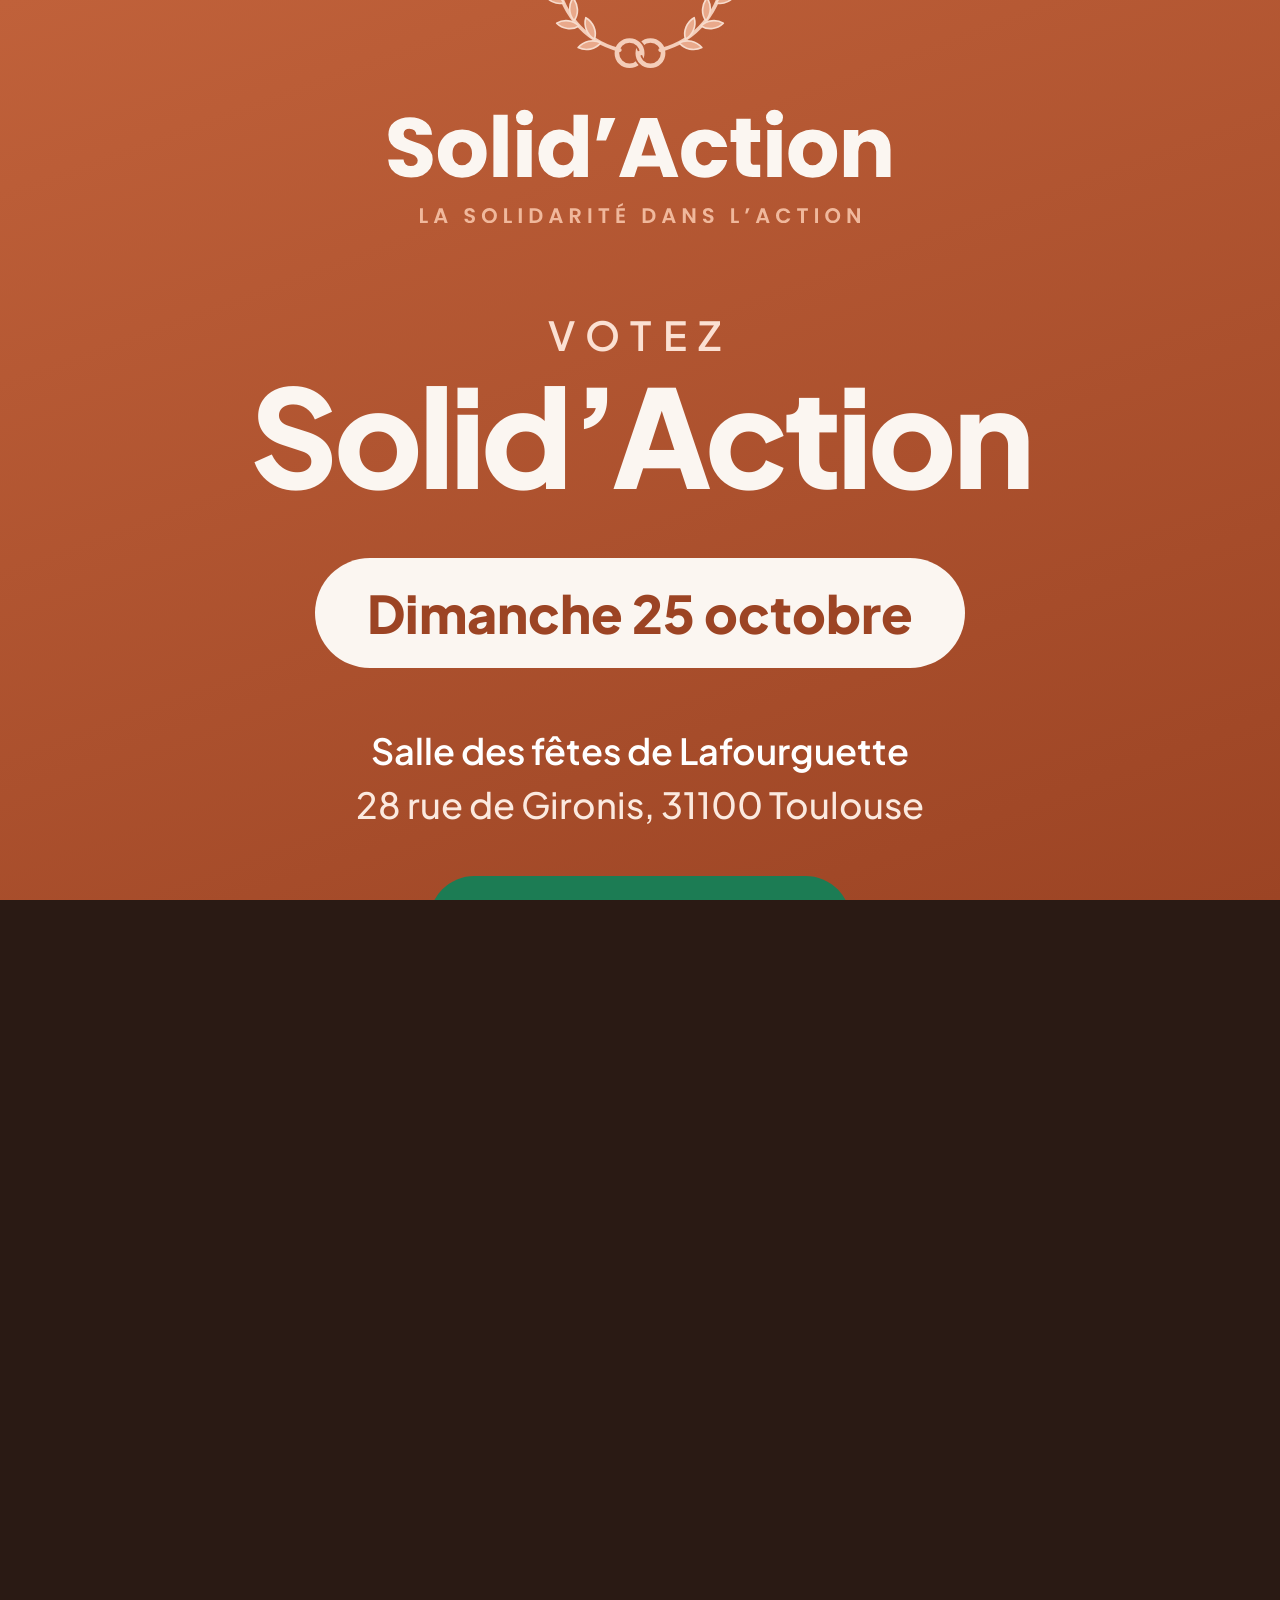
<file: outils/video/salam-vous-parle.html>
<!doctype html>
<html lang="fr">
<!-- Modèle de la vidéo « Salam vous parle » (1080x1920, 60 s).
     Chaque image est dessinée par draw(t) puis capturée : voir outils/video/generer-video.js -->
<meta charset="utf-8">
<style>
@font-face{font-family:P;font-weight:600;src:url(../../fonts/plus-jakarta-sans-latin-600-normal.woff2)}
@font-face{font-family:P;font-weight:700;src:url(../../fonts/plus-jakarta-sans-latin-800-normal.woff2)}
@font-face{font-family:I;font-weight:500;src:url(../../fonts/plus-jakarta-sans-latin-500-normal.woff2)}
*{box-sizing:border-box}
html,body{margin:0;width:1080px;height:1920px;overflow:hidden;background:#2A1A14}
.scene{position:absolute;inset:0;overflow:hidden}
/* ---------- intro ---------- */
#intro{background:radial-gradient(ellipse 70% 45% at 85% 10%,rgba(233,169,139,.45),transparent 70%),radial-gradient(ellipse 60% 40% at 0% 95%,rgba(233,169,139,.35),transparent 70%),#FBF6F1;display:flex;flex-direction:column;align-items:center;justify-content:center;text-align:center;font-family:P,sans-serif;color:#2A1A14}
#intro .logo{width:700px}
#intro .badge{margin-top:70px;font-weight:600;font-size:34px;letter-spacing:.2em;text-transform:uppercase;color:#A84A26}
#intro h1{margin:18px 0 0;font-size:112px;line-height:1.02;letter-spacing:-.03em}
/* ---------- voix ---------- */
#voix img.photo{position:absolute;left:50%;top:0;height:100%;width:auto;min-width:100%;object-fit:cover;transform-origin:50% 28%}
#voix .shade{position:absolute;inset:0;background:linear-gradient(180deg,rgba(42,26,20,.55) 0%,rgba(42,26,20,0) 18%,rgba(42,26,20,0) 42%,rgba(42,26,20,.78) 68%,rgba(42,26,20,.95) 100%)}
#voix .top{position:absolute;top:70px;left:70px;right:70px;display:flex;align-items:center;justify-content:space-between}
#voix .top img{height:84px}
#voix .live{display:flex;align-items:center;gap:14px;background:rgba(251,246,241,.14);border:1.5px solid rgba(251,246,241,.25);padding:14px 24px;border-radius:999px;font:600 28px P;color:#FBF6F1;letter-spacing:.06em}
#voix .live i{width:16px;height:16px;border-radius:50%;background:#E9A98B;display:block}
#voix .bottom{position:absolute;left:70px;right:70px;bottom:190px;display:flex;flex-direction:column;gap:30px}
#voix .bars{display:flex;align-items:flex-end;gap:10px;height:90px}
#voix .bars b{width:12px;border-radius:6px;background:#E9A98B;display:block;height:12px}
#voix .phrase{font:700 70px/1.14 P,sans-serif;color:#FBF6F1;letter-spacing:-.015em}
#voix .phrase em{font-style:normal;color:#F0B89C}
#voix .count{margin-top:-8px;font:600 26px P;letter-spacing:.2em;color:#E9A98B;text-transform:uppercase}
#voix .name{position:absolute;left:70px;right:70px;bottom:80px;display:flex;align-items:center;gap:22px;color:#FBF6F1}
#voix .name .dot{width:8px;height:70px;border-radius:4px;background:#B9562F}
#voix .name strong{display:block;font:700 44px P}
#voix .name span{display:block;font:500 28px I;color:#E8D7CD}
#voix .progress{position:absolute;left:0;top:0;height:10px;background:#B9562F}
/* ---------- fin ---------- */
#fin{background:linear-gradient(160deg,#C0613A 0%,#9C4424 100%);color:#FBF6F1;display:flex;flex-direction:column;align-items:center;justify-content:center;text-align:center;font-family:P,sans-serif;padding:0 80px}
#fin .logo{width:560px}
#fin .k{margin-top:70px;font-weight:600;font-size:40px;letter-spacing:.28em;text-transform:uppercase;color:#FBE0D2}
#fin h2{margin:6px 0 0;font-size:136px;line-height:1;letter-spacing:-.03em;white-space:nowrap}
#fin .date{margin-top:56px;background:#FBF6F1;color:#9C4424;font-weight:700;font-size:52px;padding:22px 52px;border-radius:999px}
#fin .info{margin-top:56px;font:500 36px/1.5 I,sans-serif;color:#FBE9DF}
#fin .info strong{font-family:P;font-weight:600;color:#fff}
#fin .wa{margin-top:44px;display:inline-flex;align-items:center;gap:18px;background:#1C7C54;border-radius:999px;padding:20px 40px;font:600 40px P}
#fin .wa svg{width:48px;height:48px}
#fin .site{margin-top:36px;font:500 30px I;color:#FBE0D2;letter-spacing:.02em}
</style>
<body>
<section class="scene" id="intro">
  <img class="logo" src="../../images/logo/logo-complet.svg" alt="">
  <div class="badge">Élection ASEST · 25 octobre</div>
  <h1>Salam<br>vous parle</h1>
</section>

<section class="scene" id="voix">
  <img class="photo" src="salam.jpg" alt="">
  <div class="shade"></div>
  <div class="progress"></div>
  <div class="top"><img src="../../images/logo/logo-menu-clair.svg" alt=""><div class="live"><i></i>SALAM VOUS PARLE</div></div>
  <div class="bottom">
    <div class="bars"></div>
    <div class="phrase"></div>
    <div class="count"></div>
  </div>
  <div class="name"><div class="dot"></div><div><strong>Salam</strong><span>Candidat à la présidence de l’ASEST</span></div></div>
</section>

<section class="scene" id="fin">
  <img class="logo" src="../../images/logo/logo-complet-clair.svg" alt="">
  <div class="k">Votez</div>
  <h2>Solid’Action</h2>
  <div class="date">Dimanche 25 octobre</div>
  <div class="info"><strong>Salle des fêtes de Lafourguette</strong><br>28 rue de Gironis, 31100 Toulouse</div>
  <div class="wa"><svg viewBox="0 0 24 24" fill="currentColor" id="wa"></svg>07 58 70 63 26</div>
  <div class="site">bambaxyz.github.io/Solid-Action</div>
</section>

<script>
// Phrases affichées pendant la voix (les mots entre * * sont mis en couleur)
const PHRASES = [
  "Trois ans à Toulouse. Vice-président de l’ASEST. *Je connais le terrain.*",
  "Solidifier l’existant, rassembler les forces, *construire la suite.*",
  "Une caisse de solidarité d’urgence : *personne ne restera seul.*",
  "My ASEST, Wéru Toulouse, Exprime-toi : *une ASEST qui se fait entendre.*",
  "Inscriptions, orientation, talents : *on avance ensemble.*",
  "Ngoonal, ndogou, Korité, Tabaski : *des moments qui nous rassemblent.*",
];
const INTRO = 6, VOIX = 42.1, FIN = 12;           // durées en secondes
let ENV = [];                                      // enveloppe de la voix (0..1, une valeur toutes les 40 ms)
const $ = s => document.querySelector(s);
const clamp = (v, a, b) => Math.max(a, Math.min(b, v));
const ease = x => 1 - Math.pow(1 - clamp(x, 0, 1), 3);
const fade = (t, a, b, d = .6) => clamp(Math.min((t - a) / d, (b - t) / d), 0, 1);  // 0→1→0 entre a et b

const bars = $('#voix .bars');
for (let i = 0; i < 22; i++) bars.appendChild(document.createElement('b'));

function setPhrase(i) {
  const el = $('#voix .phrase');
  if (el.dataset.i == i) return;
  el.dataset.i = i;
  el.innerHTML = PHRASES[i].replace(/\*(.+?)\*/g, '<em>$1</em>').replace(/ :/g, '&nbsp;:');
  $('#voix .count').textContent = String(i + 1).padStart(2, '0') + ' / ' + String(PHRASES.length).padStart(2, '0');
}

window.draw = function (t) {
  const intro = $('#intro'), voix = $('#voix'), fin = $('#fin');
  // ---- intro ----
  intro.style.display = t < INTRO + 0.6 ? 'flex' : 'none';
  if (t < INTRO + 0.6) {
    const lg = ease(t / 1.2);
    intro.querySelector('.logo').style.cssText = `opacity:${lg};transform:translateY(${(1 - lg) * 40}px) scale(${.92 + .08 * lg})`;
    const b = ease((t - 1.2) / .8), h = ease((t - 1.7) / .9);
    intro.querySelector('.badge').style.cssText = `opacity:${b};transform:translateY(${(1 - b) * 30}px)`;
    intro.querySelector('h1').style.cssText = `opacity:${h};transform:translateY(${(1 - h) * 40}px)`;
    intro.style.opacity = 1 - clamp((t - INTRO) / .6, 0, 1);
    intro.style.zIndex = 3;
  }
  // ---- voix ----
  const tv = t - INTRO;
  voix.style.display = (tv > -0.1 && tv < VOIX + .7) ? 'block' : 'none';
  if (voix.style.display === 'block') {
    const p = clamp(tv / VOIX, 0, 1);
    voix.querySelector('.photo').style.transform = `translateX(-50%) scale(${1.04 + .14 * p}) translateY(${-p * 1.5}%)`;
    voix.querySelector('.progress').style.width = (p * 100) + '%';
    const k = Math.floor(clamp(tv, 0, VOIX - .01) / (VOIX / PHRASES.length));
    setPhrase(k);
    const a = k * VOIX / PHRASES.length, z = a + VOIX / PHRASES.length;
    const f = fade(tv, a + .15, z - .05, .55);
    const ph = voix.querySelector('.phrase');
    ph.style.opacity = f; ph.style.transform = `translateY(${(1 - ease(f)) * 36}px)`;
    voix.querySelector('.count').style.opacity = f;
    // barres au rythme de la voix
    const fi = Math.floor(tv * 25);
    [...bars.children].forEach((b, i) => {
      const v = ENV[clamp(fi - Math.abs(i - 11) % 4, 0, ENV.length - 1)] || 0;
      const wob = .55 + .45 * Math.abs(Math.sin(i * 1.7 + tv * 9));
      b.style.height = (12 + 78 * v * wob) + 'px';
    });
    const live = voix.querySelector('.live i');
    live.style.opacity = .45 + .55 * (ENV[clamp(fi, 0, ENV.length - 1)] || 0);
    voix.style.opacity = tv < 0 ? 0 : 1 - clamp((tv - VOIX) / .7, 0, 1);
    voix.style.zIndex = 2;
  }
  // ---- fin ----
  const tf = t - INTRO - VOIX;
  fin.style.display = tf > -0.8 ? 'flex' : 'none';
  if (tf > -0.8) {
    fin.style.zIndex = 1;
    const items = ['.logo', '.k', 'h2', '.date', '.info', '.wa', '.site'];
    items.forEach((s, i) => {
      const e = ease((tf - .2 - i * .25) / .8);
      fin.querySelector(s).style.cssText += `;opacity:${e};transform:translateY(${(1 - e) * 36}px)`;
    });
  }
};
</script>
</body>
</html>
</file>
<file: css/style.css>
/* ==========================================================================
   Solid'Action — feuille de style
   Mobile d'abord, puis tablette (≥ 768 px) et ordinateur (≥ 1024 px).
   ========================================================================== */

/* ---------- Polices (hébergées sur le site pour un chargement rapide) ---------- */
@font-face { font-family: "Plus Jakarta Sans"; font-weight: 400; font-style: normal; font-display: swap; src: url("../fonts/plus-jakarta-sans-latin-400-normal.woff2") format("woff2"); }
@font-face { font-family: "Plus Jakarta Sans"; font-weight: 500; font-style: normal; font-display: swap; src: url("../fonts/plus-jakarta-sans-latin-500-normal.woff2") format("woff2"); }
@font-face { font-family: "Plus Jakarta Sans"; font-weight: 600; font-style: normal; font-display: swap; src: url("../fonts/plus-jakarta-sans-latin-600-normal.woff2") format("woff2"); }
@font-face { font-family: "Plus Jakarta Sans"; font-weight: 700; font-style: normal; font-display: swap; src: url("../fonts/plus-jakarta-sans-latin-700-normal.woff2") format("woff2"); }
@font-face { font-family: "Plus Jakarta Sans"; font-weight: 800; font-style: normal; font-display: swap; src: url("../fonts/plus-jakarta-sans-latin-800-normal.woff2") format("woff2"); }

/* ---------- Couleurs et réglages (contrastes vérifiés AA) ---------- */
:root {
  --terracotta: #B9562F;       /* boutons, icônes, grands éléments (blanc dessus : 4,7:1) */
  --terracotta-dark: #9C4424;  /* survol des boutons */
  --terracotta-text: #A84A26;  /* petits textes terracotta sur fond crème (5,3:1) */
  --peach: #E9A98B;
  --peach-soft: #F8E3D7;
  --cream: #FBF6F1;
  --sand: #F5EBE3;
  --white: #FFFFFF;
  --brown: #2A1A14;            /* textes (15,6:1 sur crème) */
  --brown-2: #3B261D;
  --muted: #6B5448;            /* textes secondaires (6,5:1 sur crème) */
  --line: #EBDDD3;
  --whatsapp: #1C7C54;         /* vert WhatsApp foncé (blanc dessus : 5,2:1) */
  --todo: #FFF0A6;

  --font-title: "Plus Jakarta Sans", "Avenir Next", "Segoe UI", system-ui, sans-serif;
  --font-body: "Plus Jakarta Sans", "Segoe UI", system-ui, -apple-system, sans-serif;

  --radius-sm: 12px;
  --radius: 20px;
  --radius-lg: 28px;
  --shadow-sm: 0 1px 2px rgba(42, 26, 20, .05), 0 2px 8px rgba(42, 26, 20, .05);
  --shadow: 0 2px 4px rgba(42, 26, 20, .04), 0 12px 32px rgba(42, 26, 20, .08);
  --header-h: 64px;
  --gutter: 20px;
  --section-y: 72px;
}

/* ---------- Base ---------- */
*, *::before, *::after { box-sizing: border-box; }
html { scroll-behavior: smooth; scroll-padding-top: calc(var(--header-h) + 12px); -webkit-text-size-adjust: 100%; }
body {
  margin: 0;
  font-family: var(--font-body);
  font-size: 1rem;
  line-height: 1.6;
  color: var(--brown);
  background: var(--cream);
  -webkit-font-smoothing: antialiased;
  overflow-x: hidden;
}
img, svg, video, iframe { display: block; max-width: 100%; }
img { height: auto; }
h1, h2, h3 { font-family: var(--font-title); font-weight: 700; line-height: 1.15; margin: 0; letter-spacing: -.01em; }
h1, h2 { font-weight: 800; }
p { margin: 0; }
ul, ol { margin: 0; padding: 0; list-style: none; }
a { color: var(--terracotta-text); text-underline-offset: 3px; }
button, input, select, textarea { font: inherit; color: inherit; }
:focus-visible { outline: 3px solid var(--terracotta); outline-offset: 3px; border-radius: 6px; }

.container { width: 100%; max-width: 1160px; margin: 0 auto; padding: 0 var(--gutter); }
.container.narrow { max-width: 760px; }
.visually-hidden { position: absolute !important; width: 1px; height: 1px; padding: 0; margin: -1px; overflow: hidden; clip: rect(0 0 0 0); white-space: nowrap; border: 0; }
.skip-link { position: absolute; left: 12px; top: -60px; z-index: 100; background: var(--brown); color: var(--cream); padding: 10px 16px; border-radius: 10px; }
.skip-link:focus { top: 12px; }
.noscript { padding: 120px 20px; text-align: center; }
mark.todo { background: var(--todo); color: var(--brown); border-radius: 4px; padding: 0 .25em; font-size: .88em; font-weight: 500; }
.icon { width: 1.25em; height: 1.25em; flex-shrink: 0; }

/* Petits titres en capitales espacées, précédés d'une feuille de laurier */
.eyebrow {
  display: inline-flex; align-items: center; gap: .6em;
  font-family: var(--font-title); font-weight: 700;
  font-size: .78rem; letter-spacing: .2em; text-transform: uppercase;
  color: var(--terracotta-text);
  margin-bottom: 14px;
}
.eyebrow::before {
  content: ""; width: 18px; height: 9px; flex-shrink: 0;
  background: currentColor;
  -webkit-mask: url("data:image/svg+xml,%3Csvg xmlns='http://www.w3.org/2000/svg' viewBox='0 0 20 10'%3E%3Cpath d='M0 5C5 -.5 14 -.5 20 5 14 10.5 5 10.5 0 5Z'/%3E%3C/svg%3E") center/contain no-repeat;
          mask: url("data:image/svg+xml,%3Csvg xmlns='http://www.w3.org/2000/svg' viewBox='0 0 20 10'%3E%3Cpath d='M0 5C5 -.5 14 -.5 20 5 14 10.5 5 10.5 0 5Z'/%3E%3C/svg%3E") center/contain no-repeat;
  transform: rotate(-25deg);
}
.eyebrow .icon { display: none; }

/* ---------- Boutons ---------- */
.btn {
  display: inline-flex; align-items: center; justify-content: center; gap: .55em;
  min-height: 52px; padding: 12px 24px;
  border: 0; border-radius: 999px;
  font-family: var(--font-title); font-weight: 700; font-size: 1rem; line-height: 1.2;
  text-decoration: none; text-align: center; cursor: pointer;
  transition: background-color .2s, transform .2s, box-shadow .2s;
}
.btn:hover { transform: translateY(-1px); }
.btn:active { transform: none; }
.btn-primary { background: var(--terracotta); color: var(--white); box-shadow: 0 6px 18px rgba(185, 86, 47, .28); }
.btn-primary:hover { background: var(--terracotta-dark); }
.btn-whatsapp { background: var(--whatsapp); color: var(--white); box-shadow: 0 6px 18px rgba(28, 124, 84, .25); }
.btn-whatsapp:hover { background: #166645; }
.btn-light { background: var(--cream); color: var(--terracotta-text); }
.btn-light:hover { background: var(--white); }
.btn-sm { min-height: 42px; padding: 8px 18px; font-size: .92rem; }
.btn-block { width: 100%; }
.btn[disabled] { opacity: .6; cursor: wait; }

/* ---------- Sections ---------- */
.section { padding: var(--section-y) 0; position: relative; }
.section-soft { background: var(--sand); }
.section-head { margin-bottom: 40px; max-width: 680px; }
.section-head.center { text-align: center; margin-left: auto; margin-right: auto; }
.section-title { font-size: clamp(1.75rem, 6.4vw, 2.6rem); }
.section-intro { margin-top: 14px; color: var(--muted); font-size: 1.05rem; }
.section-head.center .section-intro { margin-left: auto; margin-right: auto; }
.lead { font-size: 1.15rem; line-height: 1.55; font-weight: 500; margin: 16px 0; }

/* ---------- Avatars (photo ou initiales) ---------- */
.avatar {
  position: relative; display: grid; place-items: center; overflow: hidden; flex-shrink: 0;
  border-radius: 50%;
  background: linear-gradient(140deg, #C9683F 0%, #9C4424 100%);
  color: var(--cream);
}
.avatar img { width: 100%; height: 100%; object-fit: cover; }
.avatar-initials { font-family: var(--font-title); font-weight: 600; letter-spacing: .02em; line-height: 1; }
.avatar::after { /* anneau décoratif discret, rappel du logo */
  content: ""; position: absolute; inset: 7%; border: 1.5px solid rgba(251, 246, 241, .22); border-radius: inherit; pointer-events: none;
}
.avatar:has(img)::after { display: none; }
.avatar-anonyme { display: grid; place-items: center; opacity: .85; }
.avatar-anonyme .icon { width: .95em; height: .95em; }
.avatar-md { width: 64px; height: 64px; font-size: 1.3rem; }
.avatar-lg { width: 132px; height: 132px; font-size: 2.6rem; box-shadow: 0 0 0 6px var(--brown), 0 0 0 8px var(--peach); }
.avatar-team { width: 84px; height: 84px; font-size: 1.5rem; box-shadow: 0 0 0 4px var(--white), var(--shadow); }
.avatar-portrait { width: 100%; aspect-ratio: 4 / 5; border-radius: var(--radius-lg); font-size: clamp(4rem, 22vw, 8rem); }
.avatar-portrait::after { border-radius: calc(var(--radius-lg) - 8px); }

/* ---------- Mode « Bientôt disponible » ---------- */
.bientot { display: none; }
html.verrou body > *:not(.bientot) { display: none !important; }
html.verrou .bientot {
  display: flex; align-items: center; justify-content: center; min-height: 100vh; min-height: 100dvh; padding: 40px var(--gutter);
  text-align: center; position: relative; overflow: hidden;
  background:
    radial-gradient(ellipse 70% 45% at 90% 5%, rgba(233, 169, 139, .4), transparent 70%),
    radial-gradient(ellipse 60% 40% at 0% 100%, rgba(233, 169, 139, .3), transparent 70%),
    var(--cream);
}
.bientot-inner { max-width: 520px; display: flex; flex-direction: column; align-items: center; }
.bientot-logo { width: min(280px, 72vw); height: auto; margin-bottom: 28px; }
.bientot .hero-badge { margin-bottom: 18px; }
.bientot h1 { font-size: clamp(2.2rem, 10vw, 3.6rem); letter-spacing: -.02em; }
.bientot-texte { margin: 14px 0 28px; color: var(--muted); font-size: 1.08rem; }
.apercu-badge {
  position: fixed; z-index: 60; left: 12px; bottom: calc(12px + env(safe-area-inset-bottom));
  background: var(--brown); color: var(--cream); font-size: .75rem; font-weight: 600; text-decoration: none;
  padding: 7px 12px; border-radius: 999px; box-shadow: var(--shadow); opacity: .9;
}

/* ==========================================================================
   1. MENU
   ========================================================================== */
.site-header {
  position: fixed; inset: 0 0 auto; z-index: 50; height: var(--header-h);
  background: rgba(251, 246, 241, .9);
  -webkit-backdrop-filter: saturate(1.4) blur(12px); backdrop-filter: saturate(1.4) blur(12px);
  transition: box-shadow .25s, background-color .25s;
}
.site-header.is-scrolled { box-shadow: 0 1px 0 var(--line), 0 6px 20px rgba(42, 26, 20, .06); }
.header-inner { height: 100%; display: flex; align-items: center; justify-content: space-between; gap: 16px; }
.brand img { height: 38px; width: auto; }
.burger {
  width: 46px; height: 46px; margin-right: -8px; border: 0; background: none; cursor: pointer;
  display: grid; place-content: center; gap: 5px; border-radius: 12px;
}
.burger span { display: block; width: 24px; height: 2.5px; background: var(--brown); border-radius: 2px; transition: transform .25s, opacity .2s; }
.menu-open .burger span:nth-child(1) { transform: translateY(7.5px) rotate(45deg); }
.menu-open .burger span:nth-child(2) { opacity: 0; }
.menu-open .burger span:nth-child(3) { transform: translateY(-7.5px) rotate(-45deg); }

.nav {
  position: fixed; top: var(--header-h); left: 0; right: 0;
  background: var(--cream); padding: 8px var(--gutter) 28px;
  box-shadow: 0 18px 30px rgba(42, 26, 20, .12);
  visibility: hidden; opacity: 0; transform: translateY(-8px);
  transition: opacity .22s, transform .22s, visibility 0s .22s;
}
.menu-open .nav { visibility: visible; opacity: 1; transform: none; transition: opacity .22s, transform .22s; }
.menu-open.site-header { background: var(--cream); }
.nav a:not(.btn) {
  display: block; padding: 14px 4px; border-bottom: 1px solid var(--line);
  font-family: var(--font-title); font-weight: 600; font-size: 1.15rem; color: var(--brown); text-decoration: none;
}
.nav a.is-active { color: var(--terracotta-text); }
.nav-cta { margin-top: 20px; width: 100%; }
.nav-cta.btn-primary { background: var(--whatsapp); box-shadow: none; }

/* ==========================================================================
   2. ACCUEIL
   ========================================================================== */
.hero {
  position: relative; overflow: hidden;
  padding: calc(var(--header-h) + 28px) 0 64px;
  background:
    radial-gradient(ellipse 60% 45% at 85% 12%, rgba(233, 169, 139, .35), transparent 70%),
    radial-gradient(ellipse 50% 40% at 0% 90%, rgba(233, 169, 139, .22), transparent 70%),
    var(--cream);
}
.hero::before { /* couronne de lauriers en filigrane */
  content: ""; position: absolute; width: 520px; height: 520px; right: -190px; bottom: -150px;
  background: url("../images/logo/logo-symbole.svg") center/contain no-repeat;
  opacity: .07; pointer-events: none;
}
.hero-grid { display: grid; gap: 32px; align-items: center; position: relative; }
.hero-photo {
  position: relative; width: min(56vw, 230px); margin: 0 auto; aspect-ratio: 4 / 5;
}
.hero-photo::before { /* arche décalée */
  content: ""; position: absolute; inset: 0; transform: translate(12px, 12px);
  border-radius: 999px 999px var(--radius-lg) var(--radius-lg);
  border: 2px solid var(--peach);
}
.hero-photo > img { object-position: 50% 12%; }
.hero-photo > img, .hero-placeholder {
  position: relative; width: 100%; height: 100%; object-fit: cover;
  border-radius: 999px 999px var(--radius-lg) var(--radius-lg);
  box-shadow: var(--shadow);
}
.hero-placeholder {
  display: grid; place-items: center; align-content: center; gap: 4px;
  background: linear-gradient(160deg, #C9683F 0%, #9C4424 100%);
  color: var(--cream);
}
.hero-placeholder img { width: 46%; height: auto; opacity: .95; }
.hero-placeholder-initials { font-family: var(--font-title); font-weight: 700; font-size: clamp(2.4rem, 12vw, 4rem); line-height: 1; letter-spacing: .04em; }

.hero-text { text-align: center; }
.hero-badge {
  display: inline-flex; align-items: center; gap: 8px; margin-bottom: 18px; padding: 7px 14px 7px 10px;
  background: var(--white); border-radius: 999px; box-shadow: var(--shadow-sm);
  font-size: .86rem; color: var(--muted); line-height: 1.3;
}
.hero-badge strong { color: var(--brown); font-weight: 600; }
.hero-badge .icon { color: var(--terracotta); width: 1.15em; height: 1.15em; }
.hero-name { font-size: clamp(2.4rem, 12.4vw, 5rem); line-height: 1; letter-spacing: -.025em; }
.hero-kicker { display: block; font-size: .36em; letter-spacing: .2em; text-transform: uppercase; color: var(--terracotta-text); font-weight: 600; margin-bottom: .45em; }
.hero-role { margin: 16px auto 0; max-width: 36ch; font-size: 1.02rem; color: var(--muted); font-weight: 500; line-height: 1.5; }
.hero-role strong { color: var(--brown); font-weight: 700; }
.hero-devise {
  margin: 16px auto 0; max-width: 34ch; padding-top: 16px; border-top: 1.5px solid var(--peach);
  font-family: var(--font-title); font-weight: 600; font-size: 1.02rem; line-height: 1.5; color: var(--terracotta-text);
}
.hero-slogan {
  display: inline-flex; align-items: center; gap: 10px; margin-top: 18px; white-space: nowrap;
  font-family: var(--font-title); font-weight: 600; font-size: clamp(.68rem, 3.1vw, .8rem); letter-spacing: .18em; text-transform: uppercase; color: var(--terracotta-text);
}
.hero-slogan::before, .hero-slogan::after { content: ""; width: 22px; height: 1.5px; background: var(--peach); }

.countdown { display: grid; grid-template-columns: repeat(4, 1fr); gap: 8px; margin: 26px auto 0; max-width: 380px; }
.cd-item { background: var(--white); border-radius: 16px; padding: 12px 4px 10px; box-shadow: var(--shadow-sm); display: grid; text-align: center; }
.cd-num { font-family: var(--font-title); font-weight: 800; font-size: clamp(1.4rem, 7vw, 1.9rem); line-height: 1.1; font-variant-numeric: tabular-nums; }
.cd-label { font-size: .68rem; letter-spacing: .14em; text-transform: uppercase; color: var(--muted); font-weight: 600; }
.cd-done { grid-column: 1 / -1; background: var(--white); border-radius: 16px; padding: 16px; font-family: var(--font-title); font-weight: 600; box-shadow: var(--shadow-sm); }
.hero-actions { display: grid; gap: 12px; margin-top: 28px; }
.hero-actions .btn .icon { width: 1.15em; height: 1.15em; }

/* ==========================================================================
   3. LE CANDIDAT
   ========================================================================== */
.candidat-grid { display: grid; gap: 36px; align-items: center; }
.candidat-photo { max-width: 320px; width: 100%; margin: 0 auto; position: relative; }
.candidat-photo::before {
  content: ""; position: absolute; inset: -14px 14px 14px -14px; border-radius: var(--radius-lg);
  background: var(--peach-soft); z-index: -1;
}
.bio p { color: var(--muted); margin-bottom: 12px; }
.parcours { display: grid; gap: 12px; margin-top: 24px; }
.parcours li { display: flex; gap: 14px; align-items: flex-start; background: var(--white); border-radius: var(--radius-sm); padding: 14px 16px; box-shadow: var(--shadow-sm); }
.parcours strong { display: block; font-family: var(--font-title); font-size: .78rem; letter-spacing: .16em; text-transform: uppercase; color: var(--terracotta-text); }
.parcours span:not(.parcours-icon) { display: block; font-size: .96rem; }
.parcours-icon { display: grid; place-items: center; width: 40px; height: 40px; border-radius: 50%; background: var(--peach-soft); color: var(--terracotta); flex-shrink: 0; }

.quote {
  position: relative; margin: 56px 0 0; padding: 36px 24px 30px;
  background: var(--peach-soft); border-radius: var(--radius-lg); overflow: hidden;
}
.quote::after { /* anneaux entrelacés en filigrane */
  content: ""; position: absolute; right: -30px; bottom: -40px; width: 180px; height: 120px; opacity: .5; pointer-events: none;
  background: url("data:image/svg+xml,%3Csvg xmlns='http://www.w3.org/2000/svg' viewBox='0 0 90 60' fill='none' stroke='%23E9A98B' stroke-width='3'%3E%3Ccircle cx='32' cy='30' r='22'/%3E%3Ccircle cx='58' cy='30' r='22'/%3E%3C/svg%3E") center/contain no-repeat;
}
.quote-mark { display: grid; place-items: center; width: 48px; height: 48px; border-radius: 50%; background: var(--terracotta); color: var(--white); margin-bottom: 16px; }
.quote-mark .icon { width: 22px; height: 22px; }
.quote .eyebrow { margin-bottom: 10px; }
.quote blockquote { margin: 0; position: relative; z-index: 1; }
.quote blockquote p { font-family: var(--font-title); font-weight: 600; font-size: clamp(1.15rem, 4.6vw, 1.6rem); line-height: 1.45; letter-spacing: -.005em; }
.quote-sign { margin-top: 18px; font-weight: 600; color: var(--terracotta-text); position: relative; z-index: 1; }

.stats { display: grid; gap: 12px; margin-top: 24px; }
.stat { background: var(--white); border-radius: var(--radius); padding: 18px 20px; box-shadow: var(--shadow-sm); display: flex; align-items: center; gap: 18px; }
.stat-num { font-family: var(--font-title); font-weight: 800; font-size: 2.2rem; line-height: 1; color: var(--terracotta); min-width: 4.6ch; font-variant-numeric: tabular-nums; white-space: nowrap; }
.stat-label { color: var(--muted); font-size: .95rem; line-height: 1.4; }

/* ==========================================================================
   4. NOS VALEURS
   ========================================================================== */
.valeurs-logo { width: 220px; height: auto; margin: 0 auto 20px; }
#valeurs .section-head { margin-bottom: 32px; }
.valeurs { display: grid; gap: 16px; }
.valeur { background: var(--white); border-radius: var(--radius); padding: 28px 24px; box-shadow: var(--shadow-sm); text-align: center; }
.valeur-icon { display: grid; place-items: center; width: 60px; height: 60px; margin: 0 auto 16px; border-radius: 50%; background: var(--terracotta); color: var(--white); box-shadow: 0 0 0 6px var(--peach-soft); }
.valeur-icon .icon { width: 26px; height: 26px; }
.valeur h3 { font-size: 1.3rem; margin-bottom: 8px; }
.valeur p { color: var(--muted); }

/* ==========================================================================
   5 bis. LES GRANDES LIGNES DU PROJET
   ========================================================================== */
.axes { display: grid; gap: 16px; }
.axe { background: var(--white); border-radius: var(--radius-lg); padding: 24px 22px 26px; box-shadow: var(--shadow-sm); border-top: 4px solid var(--terracotta); }
.axe-head { display: flex; align-items: center; gap: 14px; margin-bottom: 18px; }
.axe-num { font-family: var(--font-title); font-weight: 800; font-size: 2.4rem; line-height: 1; color: var(--peach); min-width: 1.1ch; }
.axe-icon { display: grid; place-items: center; width: 48px; height: 48px; border-radius: 14px; background: var(--terracotta); color: var(--white); flex-shrink: 0; }
.axe-head h3 { font-size: 1.45rem; font-weight: 800; }
.axe-groupe + .axe-groupe { margin-top: 18px; padding-top: 16px; border-top: 1px dashed var(--line); }
.axe-groupe-titre { font-family: var(--font-title); font-weight: 700; font-size: .74rem; letter-spacing: .18em; text-transform: uppercase; color: var(--terracotta-text); margin-bottom: 10px; }
.axe-points { display: grid; gap: 12px; }
.axe-points li { position: relative; padding-left: 20px; line-height: 1.5; }
.axe-points li::before { content: ""; position: absolute; left: 0; top: .55em; width: 8px; height: 8px; border-radius: 50%; background: var(--peach); }
.axe-points strong { display: block; font-family: var(--font-title); font-weight: 700; color: var(--brown); }
.axe-points span { display: block; color: var(--muted); font-size: .95rem; }
@media (min-width: 900px) {
  .axes { grid-template-columns: repeat(3, 1fr); gap: 20px; align-items: start; }
}

/* ==========================================================================
   5. LE PROGRAMME (accordéon sur mobile)
   ========================================================================== */
.commissions { display: grid; gap: 12px; }
.commission { background: var(--white); border-radius: var(--radius); box-shadow: var(--shadow-sm); border: 1px solid transparent; transition: border-color .2s, box-shadow .2s; }
.commission.is-open { border-color: var(--line); }
.commission-head { font-size: 1.1rem; }
.commission-toggle {
  width: 100%; display: flex; align-items: center; gap: 14px; padding: 16px 18px;
  background: none; border: 0; text-align: left; cursor: pointer; font: inherit; font-weight: 700;
  border-radius: var(--radius);
}
.commission-icon { display: grid; place-items: center; width: 46px; height: 46px; border-radius: 14px; background: var(--peach-soft); color: var(--terracotta); flex-shrink: 0; }
.commission-name { flex: 1; font-family: var(--font-title); }
.commission-chevron { color: var(--terracotta); transition: transform .25s; display: grid; }
.commission.is-open .commission-chevron { transform: rotate(180deg); }
.commission:not(.is-open) .commission-body { display: none; }
.commission-body { padding: 0 18px 22px; }
.constat { font-size: .95rem; color: var(--muted); padding: 14px 16px; background: var(--cream); border-radius: var(--radius-sm); border-left: 3px solid var(--peach); }
.constat-label, .props-label { display: block; font-family: var(--font-title); font-weight: 600; font-size: .72rem; letter-spacing: .18em; text-transform: uppercase; color: var(--terracotta-text); margin-bottom: 4px; font-style: normal; }
.props-label { margin: 18px 0 10px; }
.props { display: grid; gap: 10px; }
.props li { display: flex; gap: 10px; align-items: flex-start; line-height: 1.5; }
.props .icon { color: var(--terracotta); margin-top: .1em; }

/* ==========================================================================
   6. LE GOUVERNEMENT
   ========================================================================== */
.section-dark { background: var(--brown); color: var(--cream); overflow: hidden; }
.section-dark::before { /* lauriers en filigrane */
  content: ""; position: absolute; width: 640px; height: 640px; left: 50%; top: -120px; transform: translateX(-50%);
  background: url("../images/logo/logo-symbole-clair.svg") center/contain no-repeat; opacity: .05; pointer-events: none;
}
.section-dark .eyebrow { color: var(--peach); }
.section-dark .section-intro { color: #D9C6BB; }
.organigramme { position: relative; }
.chef { display: flex; flex-direction: column; align-items: center; text-align: center; gap: 6px; position: relative; padding-bottom: 44px; }
.chef .avatar-lg { margin-bottom: 14px; }
.chef .membre-role { color: var(--peach); }
.chef-nom { font-family: var(--font-title); font-size: 1.9rem; line-height: 1.15; }
.chef-slogan { font-size: .75rem; letter-spacing: .2em; text-transform: uppercase; color: #D9C6BB; }
.chef::after { content: ""; position: absolute; bottom: 0; left: 50%; width: 2px; height: 28px; background: rgba(233, 169, 139, .55); }
.chef-seul::after { display: none; }
/* bureau (vice-présidence, secrétariat…) */
.bureau { display: grid; gap: 16px; position: relative; max-width: 760px; margin: 0 auto; }
.bureau-card { background: var(--cream); color: var(--brown); border-radius: var(--radius); padding: 28px 22px 24px; display: flex; flex-direction: column; align-items: center; text-align: center; gap: 4px; position: relative; }
.avatar-bureau { width: 96px; height: 96px; font-size: 2rem; margin-bottom: 12px; box-shadow: 0 0 0 4px var(--white), 0 0 0 6px var(--peach); }
.bureau-nom { font-size: 1.35rem; }
.bureau-card .membre-statut { max-width: 30ch; }
.bureau-engagement { margin-top: 12px; font-style: italic; color: var(--brown-2); font-size: .95rem; line-height: 1.5; max-width: 34ch; }
.bureau + .poles, .bureau + .annonce { margin-top: 40px; }
/* annonce des commissions à venir */
.annonce { max-width: 860px; margin-left: auto; margin-right: auto; border: 1.5px dashed rgba(233, 169, 139, .5); border-radius: var(--radius); padding: 24px 20px; text-align: center; }
.annonce-texte { display: inline-flex; align-items: flex-start; gap: 10px; color: var(--cream); font-weight: 500; text-align: left; }
.annonce-texte .icon { color: var(--peach); margin-top: .15em; }
.annonce-commissions { display: flex; flex-wrap: wrap; justify-content: center; gap: 8px; margin-top: 18px; }
.annonce-commissions a { white-space: nowrap; display: inline-flex; align-items: center; gap: 8px; padding: 8px 14px; border-radius: 999px; background: rgba(251, 246, 241, .08); color: var(--cream); text-decoration: none; font-size: .88rem; font-weight: 500; transition: background-color .2s; }
.annonce-commissions a:hover { background: var(--terracotta); }
.annonce-commissions .icon { width: 1.05em; height: 1.05em; color: var(--peach); }
.annonce-commissions a:hover .icon { color: var(--cream); }
.poles { display: grid; gap: 16px; position: relative; }
.pole { background: var(--cream); color: var(--brown); border-radius: var(--radius); padding: 20px; display: flex; flex-direction: column; position: relative; }
.pole-head { display: flex; align-items: center; gap: 12px; padding-bottom: 16px; margin-bottom: 4px; border-bottom: 1px solid var(--line); }
.pole-icon { display: grid; place-items: center; width: 44px; height: 44px; border-radius: 14px; background: var(--terracotta); color: var(--white); flex-shrink: 0; }
.pole-kicker { display: block; font-size: .68rem; letter-spacing: .18em; text-transform: uppercase; color: var(--terracotta-text); font-weight: 600; }
.pole-head h3 { font-size: 1.12rem; }
.pole-membres { display: grid; gap: 4px; flex: 1; }
.membre { display: grid; grid-template-columns: auto 1fr; gap: 4px 14px; align-items: center; padding: 14px 0; }
.membre + .membre { border-top: 1px dashed var(--line); }
.membre-info { display: grid; min-width: 0; }
.membre-role { font-size: .68rem; letter-spacing: .14em; text-transform: uppercase; font-weight: 600; color: var(--terracotta-text); }
.membre-nom { font-family: var(--font-title); font-size: 1.02rem; line-height: 1.3; }
.membre-statut { font-size: .88rem; color: var(--muted); }
.membre-engagement { grid-column: 1 / -1; margin-top: 8px; font-size: .92rem; font-style: italic; color: var(--brown-2); padding-left: 12px; border-left: 2px solid var(--peach); }
.pole-link { display: inline-flex; align-items: center; gap: 6px; margin-top: 10px; font-weight: 600; font-size: .92rem; text-decoration: none; align-self: flex-start; }
.pole-link .icon { width: 1.05em; height: 1.05em; transition: transform .2s; }
.pole-link:hover .icon { transform: translateX(3px); }

/* ==========================================================================
   7. NOS 100 PREMIERS JOURS (verticale sur mobile)
   ========================================================================== */
.timeline { position: relative; display: grid; gap: 20px; counter-reset: step; }
.timeline::before { content: ""; position: absolute; left: 21px; top: 12px; bottom: 12px; width: 2px; background: linear-gradient(var(--peach), var(--terracotta)); border-radius: 2px; }
.step { position: relative; display: grid; grid-template-columns: 44px 1fr; gap: 16px; align-items: start; }
.step-dot { position: relative; z-index: 1; display: grid; place-items: center; width: 44px; height: 44px; border-radius: 50%; background: var(--terracotta); color: var(--white); font-family: var(--font-title); font-weight: 700; box-shadow: 0 0 0 6px var(--cream); }
.step-card { background: var(--white); border-radius: var(--radius); padding: 20px; box-shadow: var(--shadow-sm); }
.step-period { font-family: var(--font-title); font-weight: 600; font-size: .75rem; letter-spacing: .2em; text-transform: uppercase; color: var(--terracotta-text); }
.step-card h3 { font-size: 1.3rem; margin: 4px 0 12px; }
.step-card ul { display: grid; gap: 8px; }
.step-card li { position: relative; padding-left: 18px; color: var(--muted); line-height: 1.5; }
.step-card li::before { content: ""; position: absolute; left: 0; top: .6em; width: 7px; height: 7px; border-radius: 50%; background: var(--peach); }

/* ==========================================================================
   8. DÉJÀ EN ACTION
   ========================================================================== */
.realisations { display: grid; gap: 16px; }
.realisation { background: var(--white); border-radius: var(--radius); padding: 22px; box-shadow: var(--shadow-sm); overflow: hidden; }
.realisation img { margin: -22px -22px 18px; width: calc(100% + 44px); max-width: none; aspect-ratio: 16 / 10; object-fit: cover; }
.realisation-date { font-size: .74rem; letter-spacing: .16em; text-transform: uppercase; color: var(--terracotta-text); font-weight: 600; }
.realisation h3 { font-size: 1.2rem; margin: 6px 0 8px; }
.realisation p { color: var(--muted); }
.guide {
  position: relative; overflow: hidden; margin-top: 28px; padding: 28px 24px;
  background: linear-gradient(135deg, var(--terracotta) 0%, var(--terracotta-dark) 100%); color: var(--cream);
  border-radius: var(--radius-lg); display: grid; gap: 18px;
}
.guide::after { content: ""; position: absolute; width: 260px; height: 260px; right: -80px; top: -90px; background: url("../images/logo/logo-symbole-clair.svg") center/contain no-repeat; opacity: .12; pointer-events: none; }
.guide-icon { display: grid; place-items: center; width: 56px; height: 56px; border-radius: 16px; background: rgba(251, 246, 241, .16); }
.guide-icon .icon { width: 28px; height: 28px; }
.guide-kicker { display: inline-block; font-size: .7rem; letter-spacing: .18em; text-transform: uppercase; font-weight: 700; background: var(--cream); color: var(--terracotta-text); border-radius: 999px; padding: 3px 10px; margin-bottom: 10px; }
.guide h3 { font-size: 1.4rem; margin-bottom: 8px; }
.guide p { color: #FBE9DF; }
.guide .btn { position: relative; z-index: 1; }

/* ==========================================================================
   9. L'ÉQUIPE DE CAMPAGNE
   ========================================================================== */
.equipe { display: flex; flex-wrap: wrap; justify-content: center; gap: 28px 12px; }
.equipe .personne { width: calc((100% - 24px) / 3); }
.personne { display: flex; flex-direction: column; align-items: center; text-align: center; gap: 4px; }
.personne .avatar { margin-bottom: 12px; }
.personne strong { font-family: var(--font-title); font-size: .88rem; line-height: 1.3; overflow-wrap: anywhere; }
@media (min-width: 640px) { .personne strong { font-size: 1rem; } }
.personne span:not(.avatar):not(.avatar-initials) { font-size: .88rem; color: var(--muted); }

/* ==========================================================================
   10. LA VIDÉO (verticale)
   ========================================================================== */
.video-grid { display: grid; gap: 28px; align-items: center; }
.video-text { text-align: center; }
.video-frame {
  width: min(78vw, 320px); margin: 0 auto; aspect-ratio: 9 / 16;
  border-radius: 32px; overflow: hidden; background: var(--brown);
  box-shadow: 0 0 0 8px var(--white), var(--shadow);
}
.video-frame video, .video-frame iframe { width: 100%; height: 100%; object-fit: cover; border: 0; }
.video-placeholder {
  width: 100%; height: 100%; border: 0; display: flex; flex-direction: column; align-items: center; justify-content: center; gap: 16px;
  background: radial-gradient(circle at 50% 35%, #4A2E22, var(--brown) 70%); color: var(--cream);
  font-family: var(--font-title); font-weight: 600; font-size: .95rem;
}
button.video-placeholder { cursor: pointer; }
.play-btn { display: grid; place-items: center; width: 72px; height: 72px; border-radius: 50%; background: var(--terracotta); color: var(--white); box-shadow: 0 0 0 10px rgba(233, 169, 139, .18); }
.play-btn .icon { width: 30px; height: 30px; margin-left: 4px; fill: currentColor; }

/* ==========================================================================
   11. BOÎTE À IDÉES
   ========================================================================== */
.form { background: var(--white); border-radius: var(--radius-lg); padding: 24px 20px; box-shadow: var(--shadow); display: grid; gap: 18px; }
.field { display: grid; gap: 6px; }
.field label { font-weight: 600; font-size: .95rem; }
.req { color: var(--terracotta-text); }
.optional { color: var(--muted); font-weight: 400; }
.field input, .field select, .field textarea {
  width: 100%; min-height: 50px; padding: 12px 14px; font-size: 1rem; /* 16 px : pas de zoom sur iPhone */
  background: var(--cream); border: 1.5px solid var(--line); border-radius: var(--radius-sm);
  transition: border-color .2s, box-shadow .2s, background-color .2s;
}
.field textarea { resize: vertical; min-height: 130px; }
.field select {
  appearance: none; -webkit-appearance: none; padding-right: 44px;
  background: var(--cream) url("data:image/svg+xml,%3Csvg xmlns='http://www.w3.org/2000/svg' viewBox='0 0 24 24' fill='none' stroke='%23B9562F' stroke-width='2.2' stroke-linecap='round' stroke-linejoin='round'%3E%3Cpath d='m6 9 6 6 6-6'/%3E%3C/svg%3E") right 14px center / 20px no-repeat;
}
.field input:focus, .field select:focus, .field textarea:focus { outline: none; border-color: var(--terracotta); background-color: var(--white); box-shadow: 0 0 0 4px rgba(185, 86, 47, .15); }
.form-note { display: flex; align-items: center; justify-content: center; gap: 8px; font-size: .88rem; color: var(--muted); text-align: center; }
.form-note:empty { display: none; }
.form-note .icon { color: var(--whatsapp); width: 1.1em; height: 1.1em; }
.form-status { font-size: .95rem; min-height: 1.4em; text-align: center; color: var(--muted); }
.form-status:empty { display: none; }
.form-status.is-ok { color: var(--whatsapp); font-weight: 600; background: #E7F3ED; padding: 12px; border-radius: var(--radius-sm); }
.form-status.is-error { color: #9B2C1F; background: #FBE9E5; padding: 12px; border-radius: var(--radius-sm); }

/* ==========================================================================
   12. FAQ
   ========================================================================== */
.faq { display: grid; gap: 10px; }
.faq-item { background: var(--white); border-radius: var(--radius); box-shadow: var(--shadow-sm); }
.faq-item summary {
  list-style: none; cursor: pointer; display: flex; align-items: center; justify-content: space-between; gap: 16px;
  padding: 18px 20px; font-family: var(--font-title); font-weight: 600; font-size: 1.02rem; border-radius: var(--radius);
}
.faq-item summary::-webkit-details-marker { display: none; }
.faq-item summary .icon { color: var(--terracotta); transition: transform .25s; }
.faq-item[open] summary .icon { transform: rotate(180deg); }
.faq-body { padding: 0 20px 20px; color: var(--muted); }

/* ==========================================================================
   13. PIED DE PAGE
   ========================================================================== */
.site-footer { background: var(--brown); color: var(--cream); padding: 64px 0 calc(28px + env(safe-area-inset-bottom)); }
.footer-grid { display: grid; gap: 40px; }
.footer-brand img { width: 220px; }
.footer-title { font-family: var(--font-title); font-size: .78rem; font-weight: 600; letter-spacing: .2em; text-transform: uppercase; color: var(--peach); margin-bottom: 14px; }
.footer-date { font-family: var(--font-title); font-weight: 700; font-size: 1.5rem; line-height: 1.2; margin-bottom: 12px; }
.footer-list { display: grid; gap: 10px; }
.footer-list li { display: flex; gap: 10px; align-items: flex-start; }
.footer-list .icon { color: var(--peach); margin-top: .15em; }
.footer-list a { color: var(--cream); }
.footer-slogan { margin-top: 20px; font-size: .75rem; letter-spacing: .22em; text-transform: uppercase; color: var(--peach); font-weight: 600; }
.socials { display: flex; gap: 10px; margin: 20px 0; }
.socials:empty { display: none; }
.socials a { display: grid; place-items: center; width: 44px; height: 44px; border-radius: 50%; background: rgba(251, 246, 241, .1); color: var(--cream); transition: background-color .2s; }
.socials a:hover { background: var(--terracotta); }
.socials .icon { width: 20px; height: 20px; }
.site-footer .btn-whatsapp { margin-top: 8px; }
.footer-bottom { display: flex; flex-wrap: wrap; gap: 12px 24px; justify-content: space-between; margin-top: 48px; padding-top: 24px; border-top: 1px solid rgba(251, 246, 241, .12); font-size: .85rem; color: #CDB8AC; }
.to-top { color: var(--peach); text-decoration: none; font-weight: 600; }

/* Bouton WhatsApp flottant (mobile) */
.wa-float {
  position: fixed; z-index: 40; right: 16px; bottom: calc(16px + env(safe-area-inset-bottom));
  width: 54px; height: 54px; border-radius: 50%; display: grid; place-items: center;
  background: var(--whatsapp); color: var(--white); box-shadow: 0 8px 22px rgba(28, 124, 84, .35);
  opacity: 0; transform: translateY(16px) scale(.9); pointer-events: none;
  transition: opacity .3s, transform .3s;
}
.wa-float .icon { width: 28px; height: 28px; }
.past-hero .wa-float { opacity: 1; transform: none; pointer-events: auto; }

/* ---------- Animations d'apparition (désactivées si « réduire les animations ») ---------- */
.js-reveal .reveal { opacity: 0; transform: translateY(22px); transition: opacity .7s ease, transform .7s cubic-bezier(.2, .7, .2, 1); }
.js-reveal .reveal.is-visible { opacity: 1; transform: none; }
.js-reveal .stats .reveal:nth-child(2), .js-reveal .valeurs .reveal:nth-child(2), .js-reveal .timeline .reveal:nth-child(2) { transition-delay: .1s; }
.js-reveal .stats .reveal:nth-child(3), .js-reveal .valeurs .reveal:nth-child(3), .js-reveal .timeline .reveal:nth-child(3) { transition-delay: .2s; }
@media (prefers-reduced-motion: reduce) {
  html { scroll-behavior: auto; }
  *, *::before, *::after { transition-duration: .01ms !important; animation-duration: .01ms !important; transition-delay: 0s !important; }
}

/* ==========================================================================
   TABLETTE ≥ 640 px / 768 px
   ========================================================================== */
@media (min-width: 640px) {
  :root { --gutter: 32px; --section-y: 88px; }
  .hero-actions { grid-template-columns: auto auto; justify-content: center; }
  .stats { grid-template-columns: repeat(3, 1fr); }
  .stat { flex-direction: column; align-items: flex-start; gap: 10px; padding: 24px; }
  .equipe { gap: 32px 16px; }
  .equipe .personne { width: calc((100% - 48px) / 4); }
  .avatar-team { width: 104px; height: 104px; font-size: 1.8rem; }
  .form { padding: 36px; }
  .guide { grid-template-columns: auto 1fr; align-items: center; padding: 36px; }
  .guide .btn { grid-column: 2; justify-self: start; }
  .quote { padding: 44px 44px 36px; }
}

@media (min-width: 768px) {
  .valeurs { grid-template-columns: repeat(3, 1fr); gap: 20px; }
  .commissions { grid-template-columns: repeat(2, 1fr); gap: 20px; align-items: stretch; }
  .commission-toggle { cursor: default; padding: 24px 24px 18px; }
  .commission-chevron { display: none; }
  .commission-body { padding: 0 24px 26px; }
  .realisations { grid-template-columns: repeat(3, 1fr); gap: 20px; }
  .bureau-2 { grid-template-columns: repeat(2, 1fr); gap: 20px; }
  .bureau-3 { grid-template-columns: repeat(3, 1fr); gap: 20px; }
  .bureau-2, .bureau-3 { padding-top: 28px; }
  .bureau-2::before, .bureau-3::before { content: ""; position: absolute; top: 0; height: 2px; background: rgba(233, 169, 139, .55); }
  .bureau-2::before { left: 25%; right: 25%; }
  .bureau-3::before { left: calc(100% / 6); right: calc(100% / 6); }
  .bureau-2 .bureau-card::before, .bureau-3 .bureau-card::before { content: ""; position: absolute; top: -28px; left: 50%; width: 2px; height: 28px; background: rgba(233, 169, 139, .55); }
  .bureau-1 .bureau-card { max-width: 420px; margin: 0 auto; }
  .poles { grid-template-columns: repeat(2, 1fr); gap: 20px; padding-top: 28px; }
  /* organigramme : trait horizontal reliant les commissions */
  .poles::before { content: ""; position: absolute; top: 0; left: 25%; right: 25%; height: 2px; background: rgba(233, 169, 139, .55); }
  .pole::before { content: ""; position: absolute; top: -28px; left: 50%; width: 2px; height: 28px; background: rgba(233, 169, 139, .55); }
  .pole:nth-child(n+3)::before { display: none; }
  .chef { padding-bottom: 28px; }
}

/* ==========================================================================
   ORDINATEUR ≥ 1024 px
   ========================================================================== */
@media (min-width: 1024px) {
  :root { --header-h: 76px; --section-y: 112px; }
  .brand img { height: 42px; }
  .burger { display: none; }
  .nav {
    position: static; visibility: visible; opacity: 1; transform: none; box-shadow: none; background: none; padding: 0;
    display: flex; align-items: center; gap: 28px;
  }
  .nav ul { display: flex; gap: 6px; }
  .nav a:not(.btn) { border: 0; padding: 8px 12px; font-size: .98rem; border-radius: 999px; position: relative; }
  .nav a:not(.btn):hover { color: var(--terracotta-text); }
  .nav a.is-active::after { content: ""; position: absolute; left: 12px; right: 12px; bottom: 2px; height: 2px; border-radius: 2px; background: var(--terracotta); }
  .nav-cta { margin: 0; width: auto; }

  .hero { padding: calc(var(--header-h) + 56px) 0 96px; min-height: min(100vh, 900px); display: flex; align-items: center; }
  .hero-grid { grid-template-columns: 1.15fr .85fr; gap: 64px; }
  .hero-photo { order: 2; width: 100%; max-width: 420px; }
  .hero-text { text-align: left; }
  .hero-role { margin-left: 0; font-size: 1.12rem; }
  .hero-devise { margin-left: 0; font-size: 1.1rem; }
  .countdown { margin-left: 0; max-width: 440px; gap: 12px; }
  .hero-actions { justify-content: start; }

  .candidat-grid { grid-template-columns: 5fr 7fr; gap: 72px; }
  .candidat-photo { max-width: 420px; }
  .quote { margin-top: 80px; padding: 56px 72px 48px; }

  .commissions { grid-template-columns: repeat(3, 1fr); }

  .poles { grid-template-columns: repeat(3, 1fr); gap: 24px; }
  .poles::before { left: calc(100% / 6); right: calc(100% / 6); }
  .pole:nth-child(n+3)::before { display: block; }
  .pole:nth-child(n+4)::before { display: none; }

  /* frise horizontale */
  .timeline { grid-template-columns: repeat(3, 1fr); gap: 28px; }
  .timeline::before { left: calc(100% / 6); right: calc(100% / 6); top: 21px; bottom: auto; width: auto; height: 2px; background: linear-gradient(90deg, var(--peach), var(--terracotta)); }
  .step { grid-template-columns: 1fr; grid-template-rows: auto 1fr; justify-items: center; gap: 20px; }
  .step-card { width: 100%; height: 100%; padding: 26px; }

  .equipe { gap: 36px 20px; }
  .equipe .personne { width: calc((100% - 100px) / 6); }

  .video-grid { grid-template-columns: 1fr auto; gap: 80px; max-width: 980px; }
  .video-text { text-align: left; }
  .video-frame { width: 340px; }

  .footer-grid { grid-template-columns: 1fr 1fr 1fr; gap: 48px; }
  .wa-float { display: none; }
}
</file>
